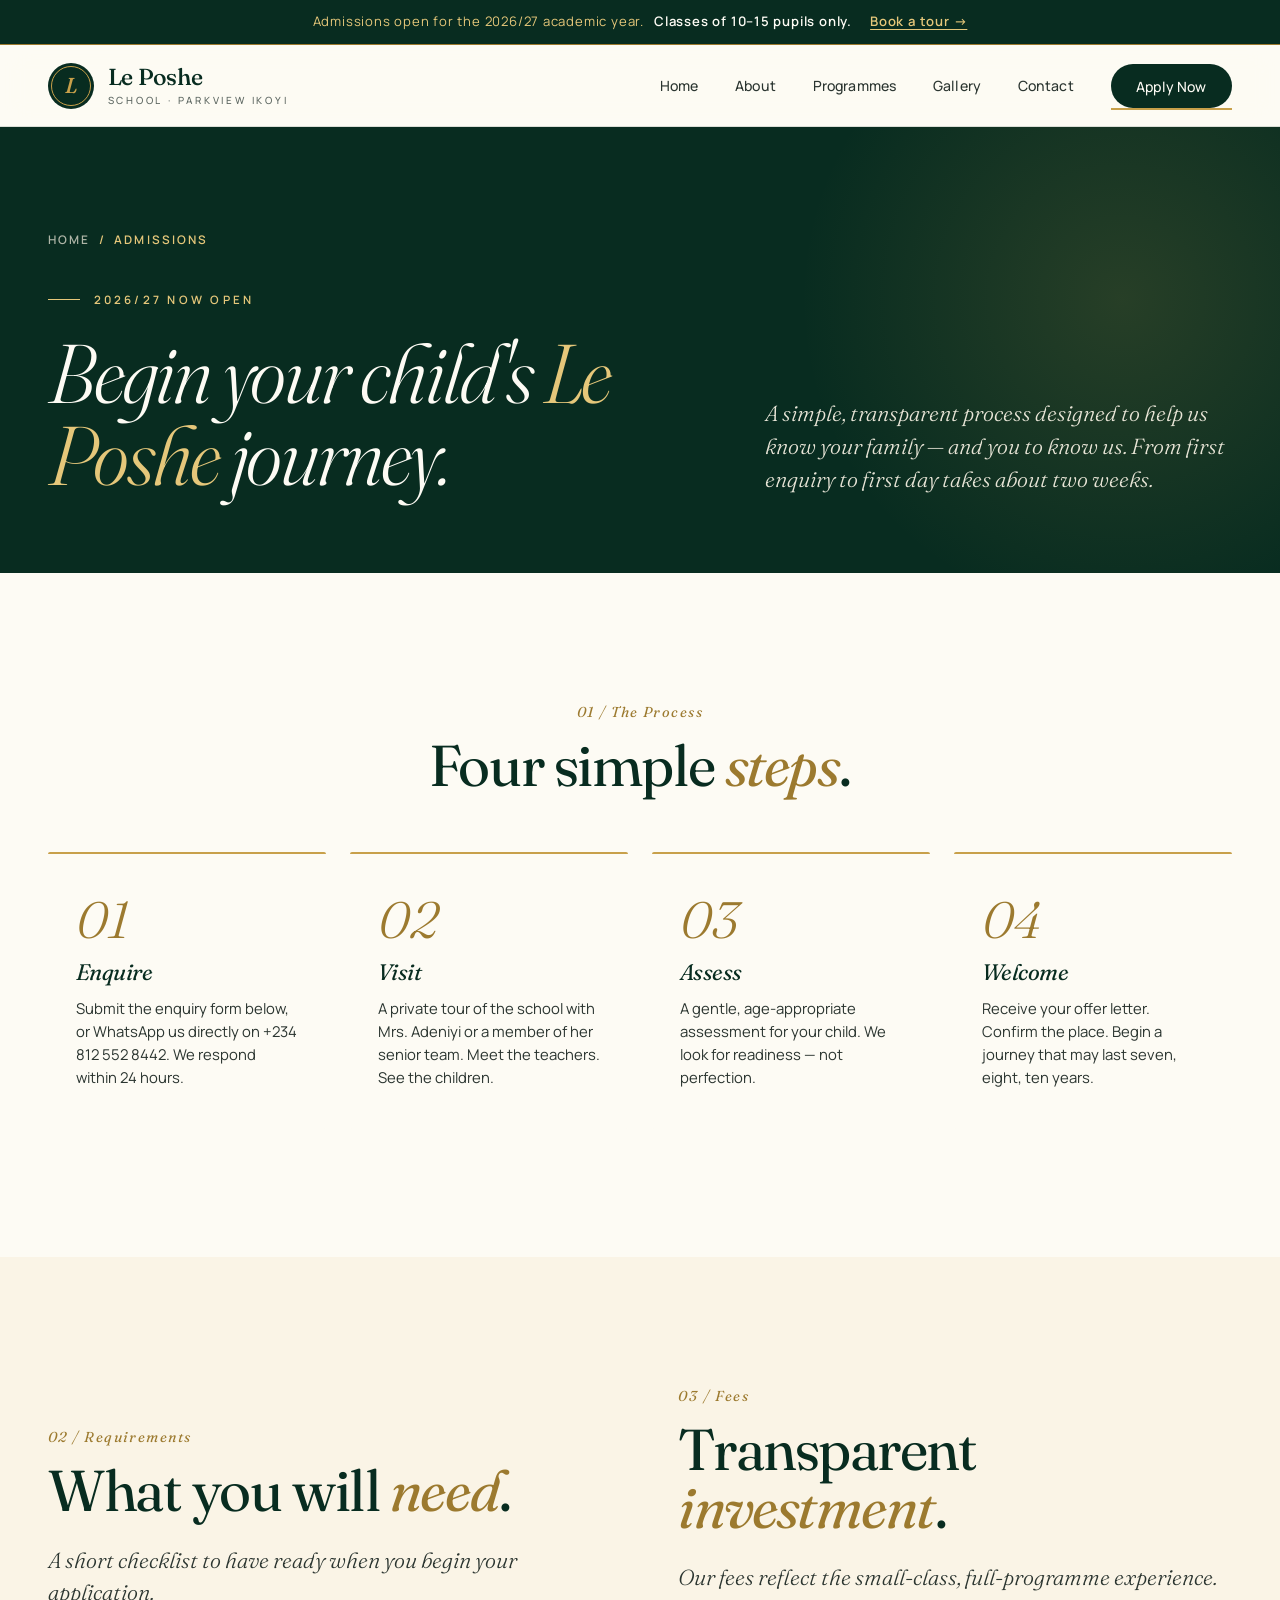
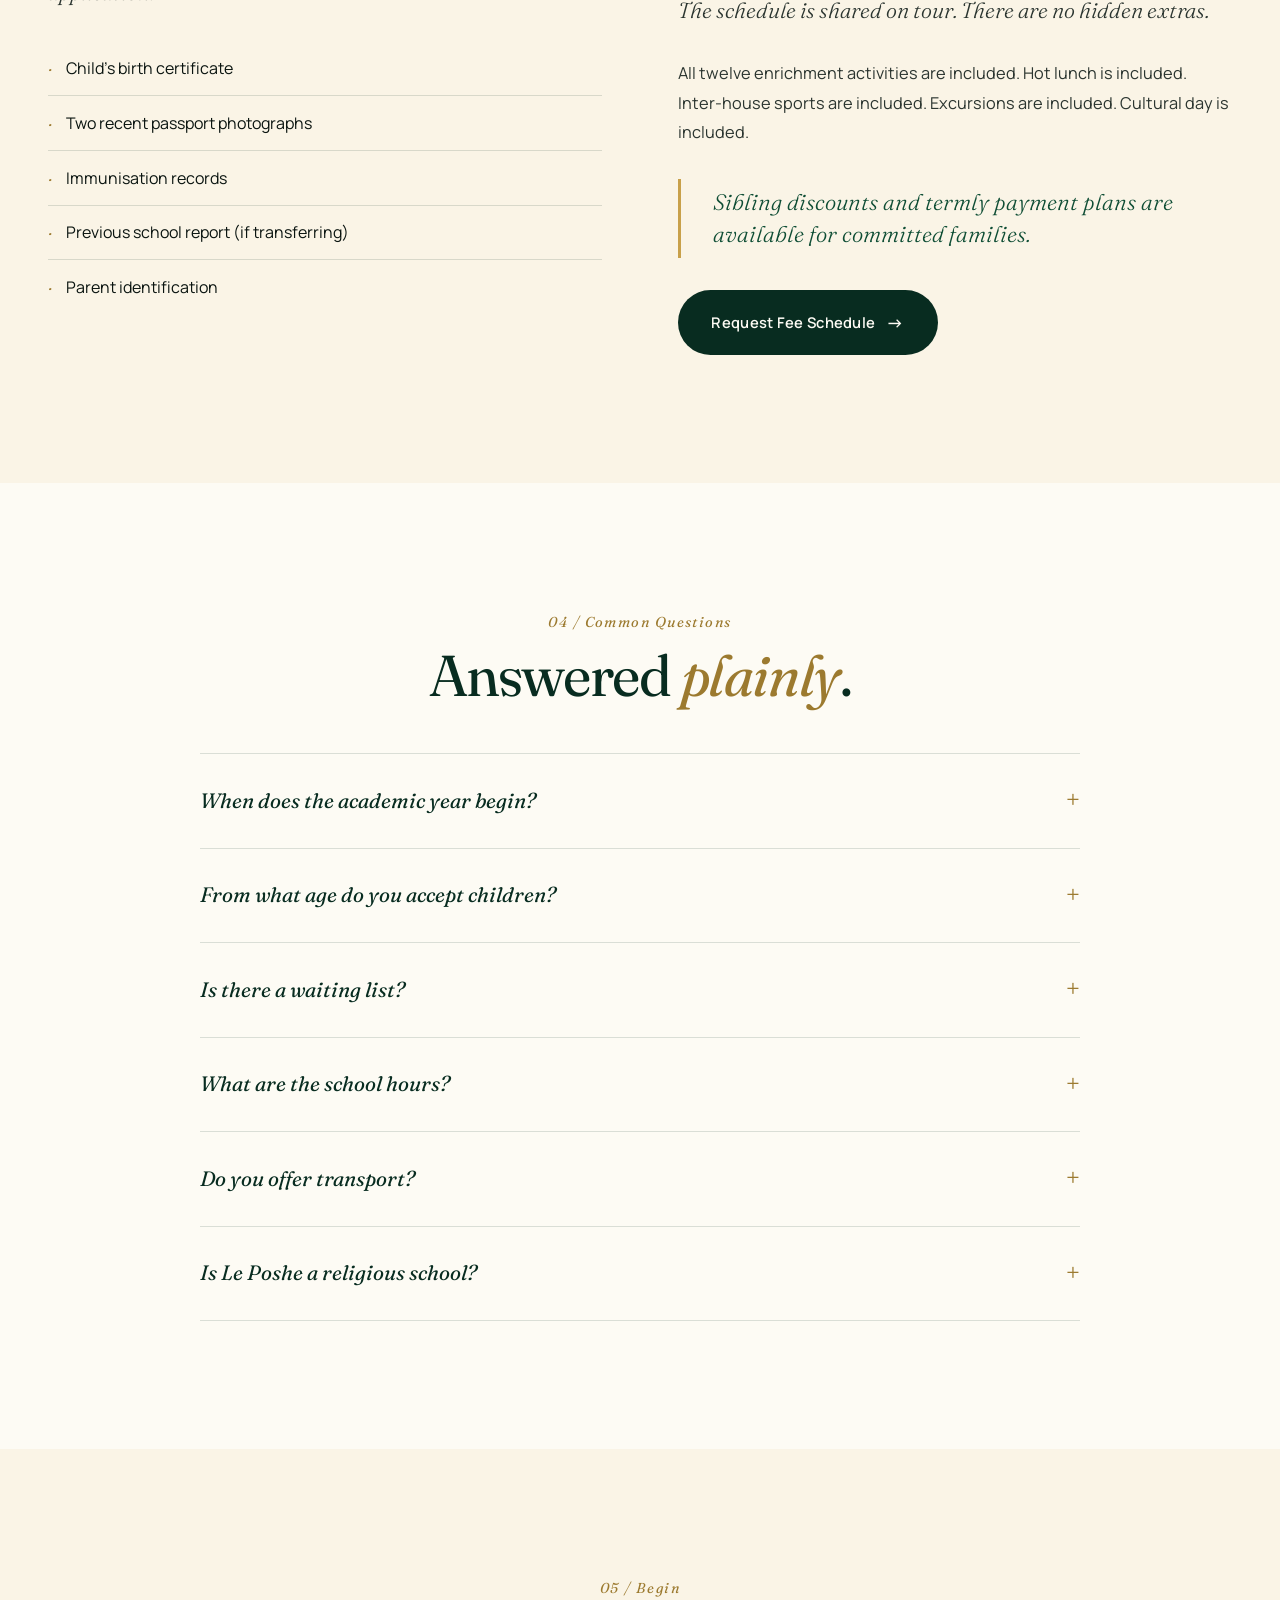
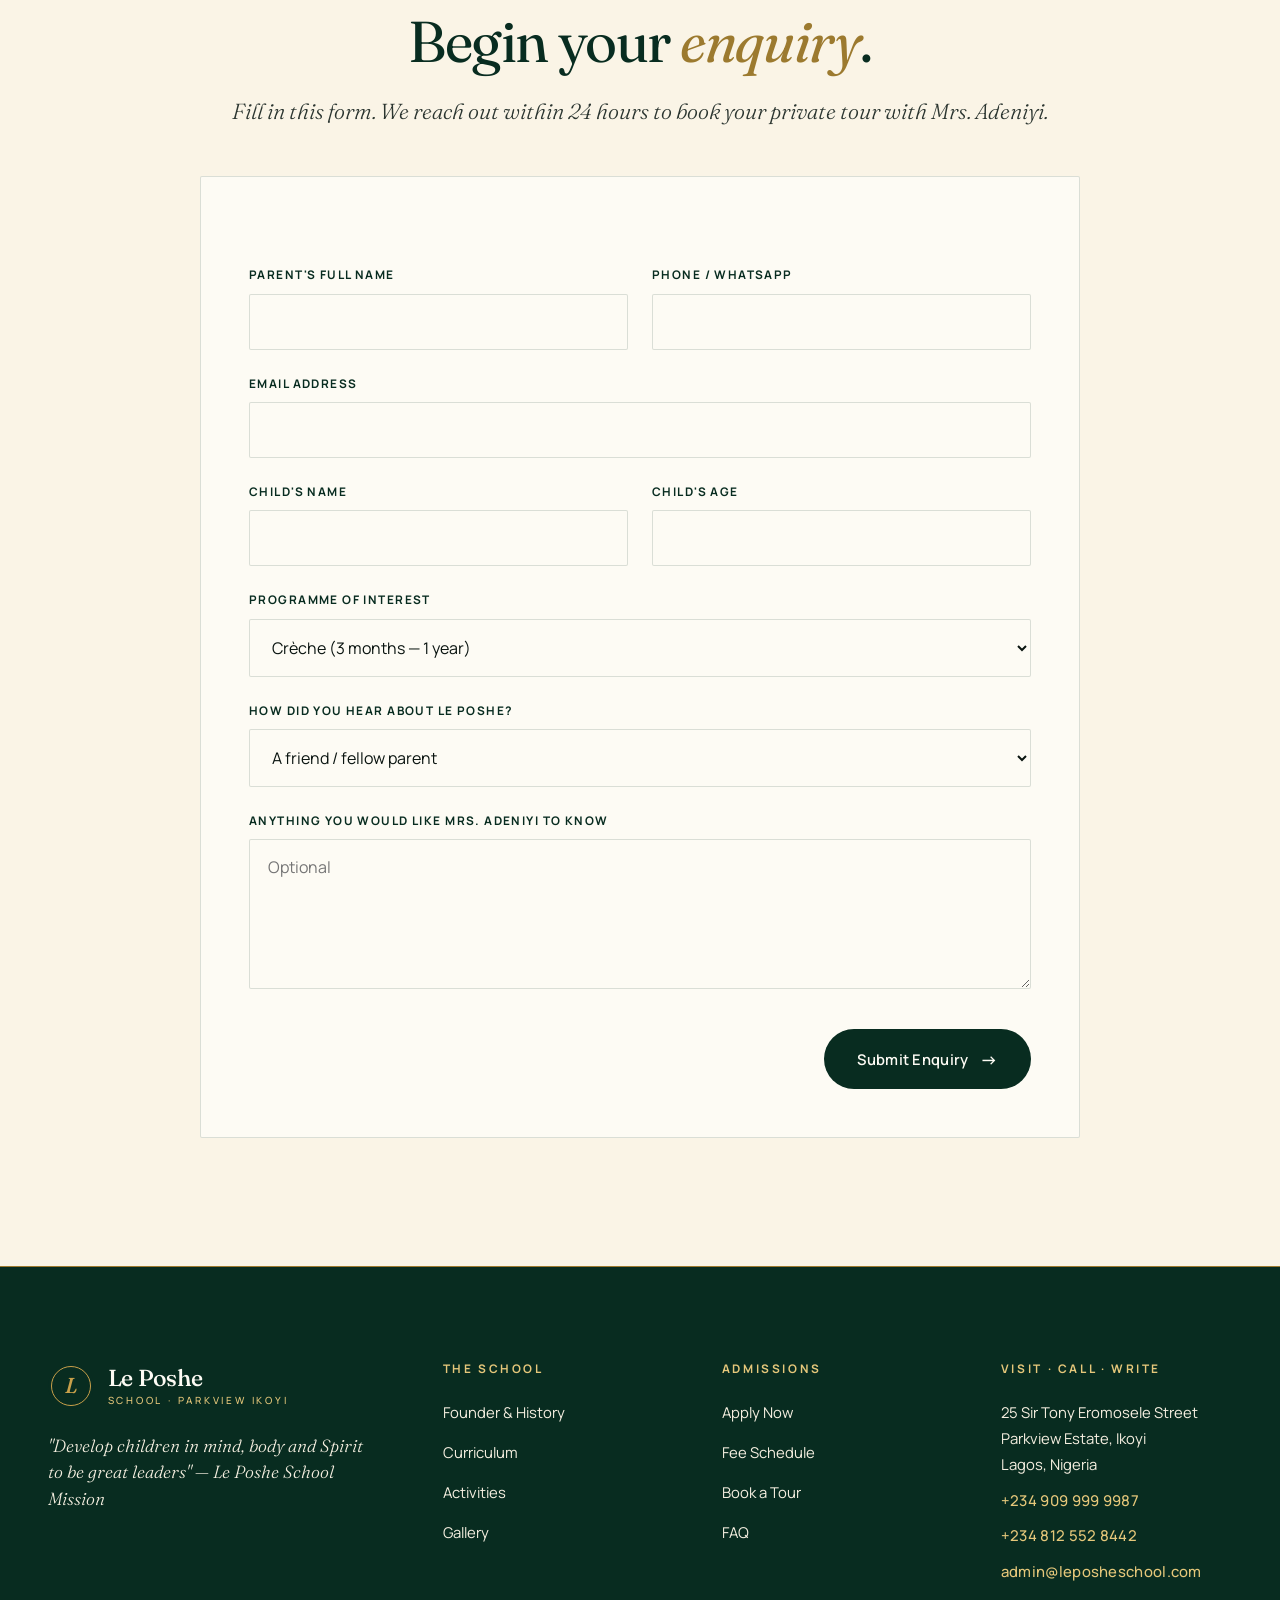
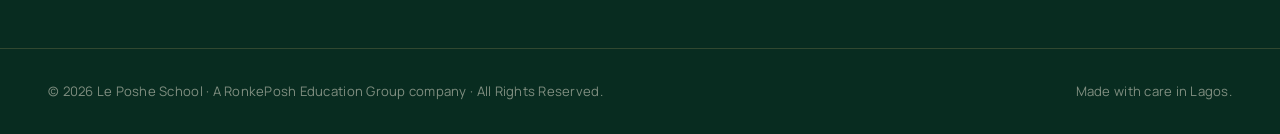
<file: admissions.html>
<!DOCTYPE html>
<html lang="en">
<head>
  <meta charset="UTF-8">
  <meta name="viewport" content="width=device-width, initial-scale=1.0">
  <title>Admissions 2026/27 — Le Poshe School Parkview Ikoyi</title>
  <meta name="description" content="Admissions to Le Poshe School. A four-step process. Classes capped at 15 pupils. Apply now for the 2026/27 academic year.">
  <link rel="preconnect" href="https://fonts.googleapis.com">
  <link rel="preconnect" href="https://fonts.gstatic.com" crossorigin>
  <link href="https://fonts.googleapis.com/css2?family=Fraunces:ital,opsz,wght@0,9..144,300..700;1,9..144,300..700&family=Manrope:wght@300;400;500;600;700;800&display=swap" rel="stylesheet">
  <link rel="stylesheet" href="css/style.css">
</head>
<body>

  <div class="announce-bar">
    Admissions open for the 2026/27 academic year. <strong>Classes of 10–15 pupils only.</strong> <a href="admissions.html">Book a tour →</a>
  </div>

  <nav class="nav">
    <div class="nav-inner">
      <a href="index.html" class="brand">
        <div class="brand-mark"><span>L</span></div>
        <div class="brand-text">
          <span class="brand-name">Le Poshe</span>
          <span class="brand-sub">School · Parkview Ikoyi</span>
        </div>
      </a>
      <button class="nav-toggle" aria-label="Menu">☰</button>
      <ul class="nav-links">
        <li><a href="index.html">Home</a></li>
        <li><a href="about.html">About</a></li>
        <li><a href="programs.html">Programmes</a></li>
        <li><a href="gallery.html">Gallery</a></li>
        <li><a href="contact.html">Contact</a></li>
        <li><a href="admissions.html" class="nav-cta active">Apply Now</a></li>
      </ul>
    </div>
  </nav>

  <header class="page-header">
    <div class="page-header-inner">
      <div>
        <div class="breadcrumb"><a href="index.html">Home</a> &nbsp;/&nbsp; <span>Admissions</span></div>
        <span class="eyebrow eyebrow-light">2026/27 Now Open</span>
        <h1>Begin your child's <em>Le Poshe</em> journey.</h1>
      </div>
      <p class="lede">A simple, transparent process designed to help us know your family — and you to know us. From first enquiry to first day takes about two weeks.</p>
    </div>
  </header>

  <!-- PROCESS -->
  <section class="section">
    <div class="container">
      <div style="text-align: center; max-width: 720px; margin: 0 auto;" class="reveal">
        <span class="section-num">01 / The Process</span>
        <h2 class="h-section">Four simple <em>steps</em>.</h2>
      </div>

      <div class="process">
        <div class="step reveal">
          <div class="step-num">01</div>
          <h3>Enquire</h3>
          <p>Submit the enquiry form below, or WhatsApp us directly on +234 812 552 8442. We respond within 24 hours.</p>
        </div>
        <div class="step reveal">
          <div class="step-num">02</div>
          <h3>Visit</h3>
          <p>A private tour of the school with Mrs. Adeniyi or a member of her senior team. Meet the teachers. See the children.</p>
        </div>
        <div class="step reveal">
          <div class="step-num">03</div>
          <h3>Assess</h3>
          <p>A gentle, age-appropriate assessment for your child. We look for readiness — not perfection.</p>
        </div>
        <div class="step reveal">
          <div class="step-num">04</div>
          <h3>Welcome</h3>
          <p>Receive your offer letter. Confirm the place. Begin a journey that may last seven, eight, ten years.</p>
        </div>
      </div>
    </div>
  </section>

  <!-- REQUIREMENTS & FEES -->
  <section class="section cream-bg" id="fees">
    <div class="container">
      <div class="split">
        <div class="split-text reveal">
          <span class="section-num">02 / Requirements</span>
          <h2 class="h-section">What you will <em>need</em>.</h2>
          <p class="lede" style="margin-bottom: 2rem;">A short checklist to have ready when you begin your application.</p>
          <ul style="list-style: none; padding: 0;">
            <li style="padding: 0.85rem 0; border-bottom: 1px solid var(--line); display: flex; align-items: center; gap: 0.85rem;"><span style="color: var(--gold-deep); font-family: var(--font-display); font-style: italic;">·</span> Child's birth certificate</li>
            <li style="padding: 0.85rem 0; border-bottom: 1px solid var(--line); display: flex; align-items: center; gap: 0.85rem;"><span style="color: var(--gold-deep); font-family: var(--font-display); font-style: italic;">·</span> Two recent passport photographs</li>
            <li style="padding: 0.85rem 0; border-bottom: 1px solid var(--line); display: flex; align-items: center; gap: 0.85rem;"><span style="color: var(--gold-deep); font-family: var(--font-display); font-style: italic;">·</span> Immunisation records</li>
            <li style="padding: 0.85rem 0; border-bottom: 1px solid var(--line); display: flex; align-items: center; gap: 0.85rem;"><span style="color: var(--gold-deep); font-family: var(--font-display); font-style: italic;">·</span> Previous school report (if transferring)</li>
            <li style="padding: 0.85rem 0; display: flex; align-items: center; gap: 0.85rem;"><span style="color: var(--gold-deep); font-family: var(--font-display); font-style: italic;">·</span> Parent identification</li>
          </ul>
        </div>
        <div class="split-text reveal">
          <span class="section-num">03 / Fees</span>
          <h2 class="h-section">Transparent <em>investment</em>.</h2>
          <p class="lede" style="margin-bottom: 2rem;">Our fees reflect the small-class, full-programme experience. The schedule is shared on tour. There are no hidden extras.</p>
          <p style="color: var(--ink-soft); line-height: 1.8; font-size: 1.02rem; margin-bottom: 1.5rem;">All twelve enrichment activities are included. Hot lunch is included. Inter-house sports are included. Excursions are included. Cultural day is included.</p>
          <p class="quote-block">Sibling discounts and termly payment plans are available for committed families.</p>
          <a href="#enquire" class="btn btn-primary btn-arrow">Request Fee Schedule</a>
        </div>
      </div>
    </div>
  </section>

  <!-- FAQ -->
  <section class="section" id="faq">
    <div class="container">
      <div style="text-align: center; max-width: 720px; margin: 0 auto;" class="reveal">
        <span class="section-num">04 / Common Questions</span>
        <h2 class="h-section">Answered <em>plainly</em>.</h2>
      </div>
      <div class="faq">
        <details class="faq-item reveal">
          <summary class="faq-q">When does the academic year begin?</summary>
          <div class="faq-a">Our year follows the standard Nigerian calendar. First term begins in September, second term in January, third term after Easter. New pupils may join at the start of any term, subject to place availability.</div>
        </details>
        <details class="faq-item reveal">
          <summary class="faq-q">From what age do you accept children?</summary>
          <div class="faq-a">From three months old, in our Crèche. We then continue with Playgroup, Pre-Nursery, Nursery, Reception, and Primary 1 through Primary 5.</div>
        </details>
        <details class="faq-item reveal">
          <summary class="faq-q">Is there a waiting list?</summary>
          <div class="faq-a">Yes. Because we cap classes at 10–15 pupils, we maintain a waiting list for most year groups. Early application is strongly encouraged — especially for the most sought-after age groups.</div>
        </details>
        <details class="faq-item reveal">
          <summary class="faq-q">What are the school hours?</summary>
          <div class="faq-a">Academic hours run 08:00 to 14:00, Monday to Friday. Extended care is available until 18:00 for working parents, including Homework Club and supervised play.</div>
        </details>
        <details class="faq-item reveal">
          <summary class="faq-q">Do you offer transport?</summary>
          <div class="faq-a">We do not operate our own buses, but we maintain a list of vetted private transport providers used by our parent community in Ikoyi, Lekki, and Victoria Island. We are happy to share this on enrolment.</div>
        </details>
        <details class="faq-item reveal">
          <summary class="faq-q">Is Le Poshe a religious school?</summary>
          <div class="faq-a">Le Poshe is rooted in Christian values — they form one of our four core values, alongside passion, integrity, and leadership. We welcome children of all backgrounds. The spirit of the school is one of openness, kindness, and respect.</div>
        </details>
      </div>
    </div>
  </section>

  <!-- ENQUIRY FORM -->
  <section class="section cream-bg" id="enquire">
    <div class="container">
      <div style="max-width: 880px; margin: 0 auto;">
        <div style="text-align: center; margin-bottom: 3rem;" class="reveal">
          <span class="section-num">05 / Begin</span>
          <h2 class="h-section">Begin your <em>enquiry</em>.</h2>
          <p class="lede">Fill in this form. We reach out within 24 hours to book your private tour with Mrs. Adeniyi.</p>
        </div>
        <form class="contact-form reveal" style="background: var(--paper); padding: 3rem; border-radius: var(--radius); border: 1px solid var(--line);">
          <div class="form-grid">
            <div class="form-field">
              <label>Parent's Full Name</label>
              <input type="text" required>
            </div>
            <div class="form-field">
              <label>Phone / WhatsApp</label>
              <input type="tel" required>
            </div>
            <div class="form-field full">
              <label>Email Address</label>
              <input type="email" required>
            </div>
            <div class="form-field">
              <label>Child's Name</label>
              <input type="text" required>
            </div>
            <div class="form-field">
              <label>Child's Age</label>
              <input type="text" required>
            </div>
            <div class="form-field full">
              <label>Programme of Interest</label>
              <select>
                <option>Crèche (3 months — 1 year)</option>
                <option>Playgroup (1 — 2 years)</option>
                <option>Pre-Nursery (2 — 3 years)</option>
                <option>Nursery (3 — 4 years)</option>
                <option>Reception (4 — 5 years)</option>
                <option>Primary 1 — Primary 5</option>
              </select>
            </div>
            <div class="form-field full">
              <label>How did you hear about Le Poshe?</label>
              <select>
                <option>A friend / fellow parent</option>
                <option>Google search</option>
                <option>Instagram / Facebook</option>
                <option>RonkePosh / Parent Right</option>
                <option>Other</option>
              </select>
            </div>
            <div class="form-field full">
              <label>Anything you would like Mrs. Adeniyi to know</label>
              <textarea rows="4" placeholder="Optional"></textarea>
            </div>
          </div>
          <div style="margin-top: 2.5rem; display: flex; justify-content: flex-end;">
            <button type="submit" class="btn btn-primary btn-arrow">Submit Enquiry</button>
          </div>
        </form>
      </div>
    </div>
  </section>

  <footer>
    <div class="footer-grid">
      <div class="footer-brand">
        <a href="index.html" class="brand">
          <div class="brand-mark"><span>L</span></div>
          <div class="brand-text">
            <span class="brand-name">Le Poshe</span>
            <span class="brand-sub">School · Parkview Ikoyi</span>
          </div>
        </a>
        <p class="footer-tag">"Develop children in mind, body and Spirit to be great leaders" — Le Poshe School Mission</p>
      </div>
      <div>
        <h4>The School</h4>
        <ul class="footer-links">
          <li><a href="about.html">Founder &amp; History</a></li>
          <li><a href="programs.html">Curriculum</a></li>
          <li><a href="programs.html#activities">Activities</a></li>
          <li><a href="gallery.html">Gallery</a></li>
        </ul>
      </div>
      <div>
        <h4>Admissions</h4>
        <ul class="footer-links">
          <li><a href="admissions.html">Apply Now</a></li>
          <li><a href="admissions.html#fees">Fee Schedule</a></li>
          <li><a href="contact.html">Book a Tour</a></li>
          <li><a href="admissions.html#faq">FAQ</a></li>
        </ul>
      </div>
      <div>
        <h4>Visit · Call · Write</h4>
        <p class="footer-contact">
          25 Sir Tony Eromosele Street<br>
          Parkview Estate, Ikoyi<br>
          Lagos, Nigeria<br>
          <strong>+234 909 999 9987</strong>
          <strong>+234 812 552 8442</strong>
          <strong>admin@leposheschool.com</strong>
        </p>
      </div>
    </div>
    <div class="footer-bottom">
      <div>© 2026 Le Poshe School · A RonkePosh Education Group company · All Rights Reserved.</div>
      <div>Made with care in Lagos.</div>
    </div>
  </footer>

  <a href="admissions.html" class="float-cta">
    <div class="float-cta-icon">→</div>
    Apply Now
  </a>

  <script src="js/main.js"></script>
</body>
</html>
</file>
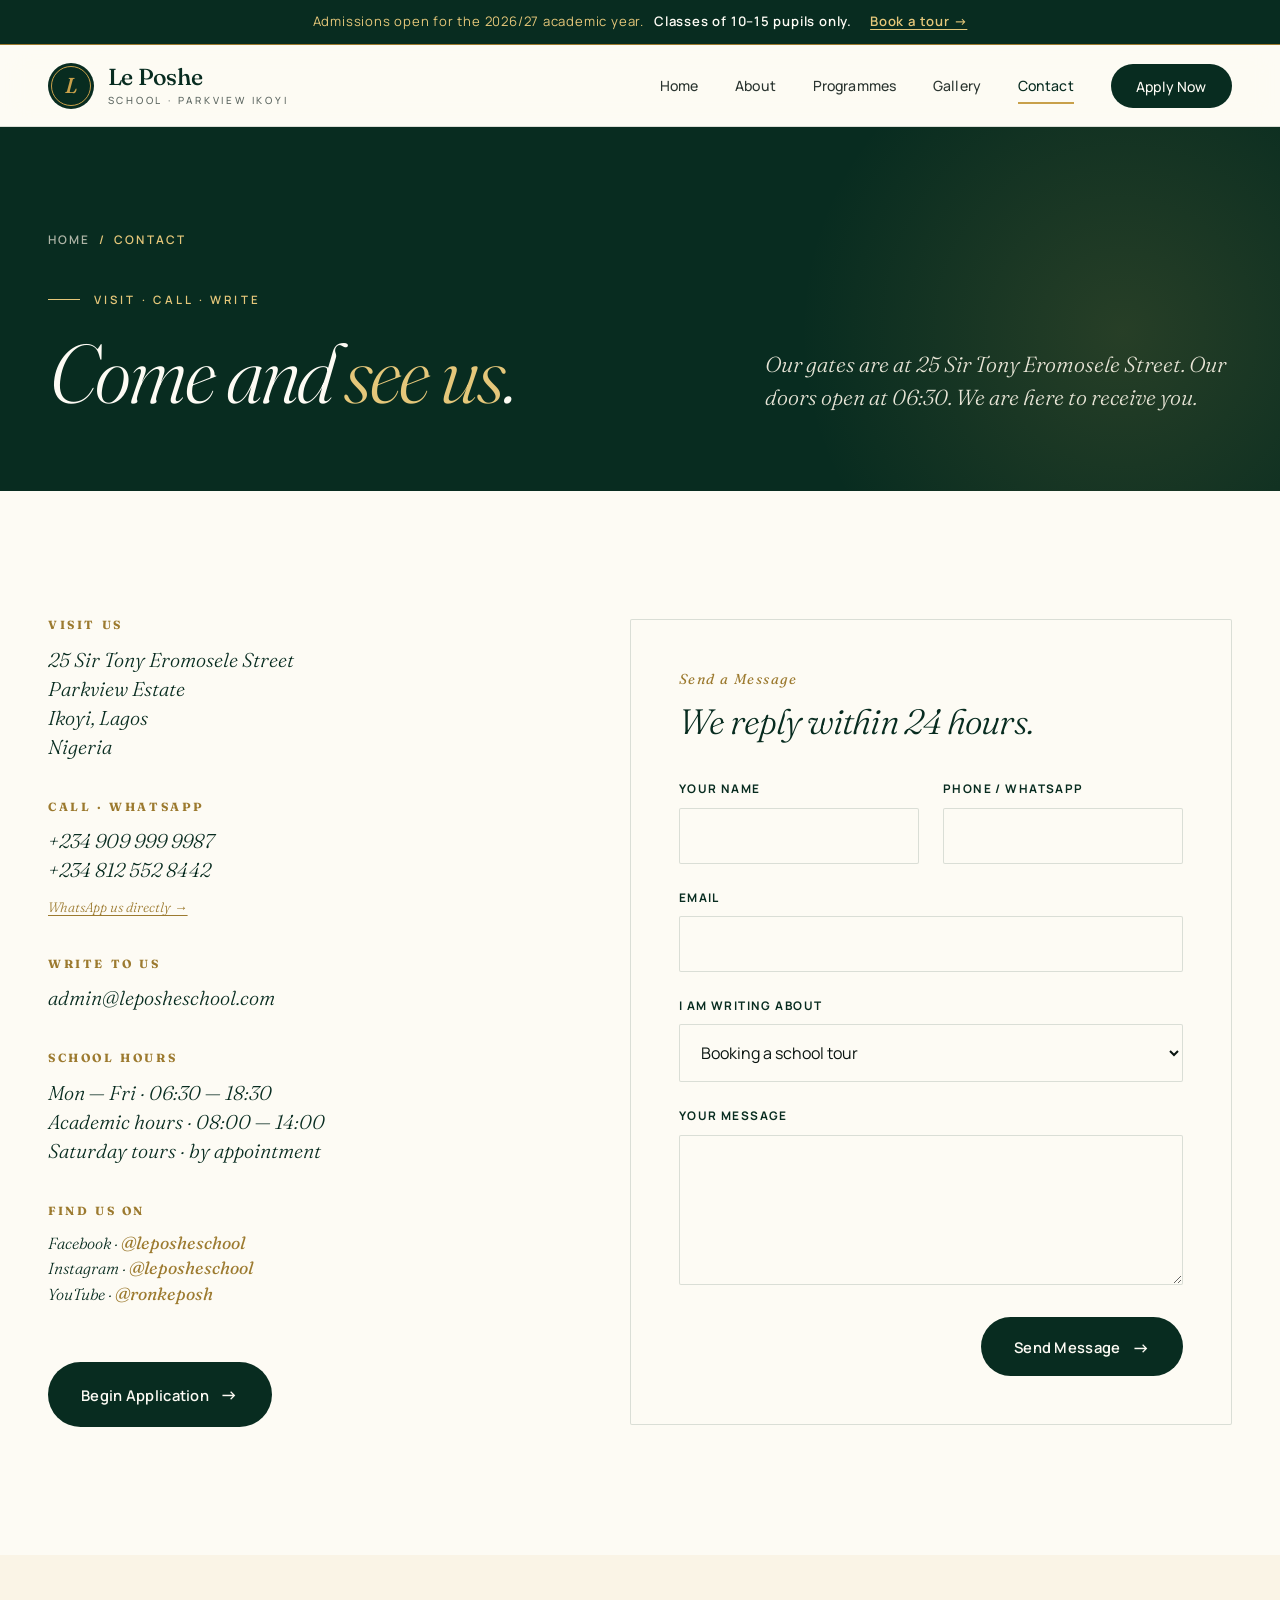
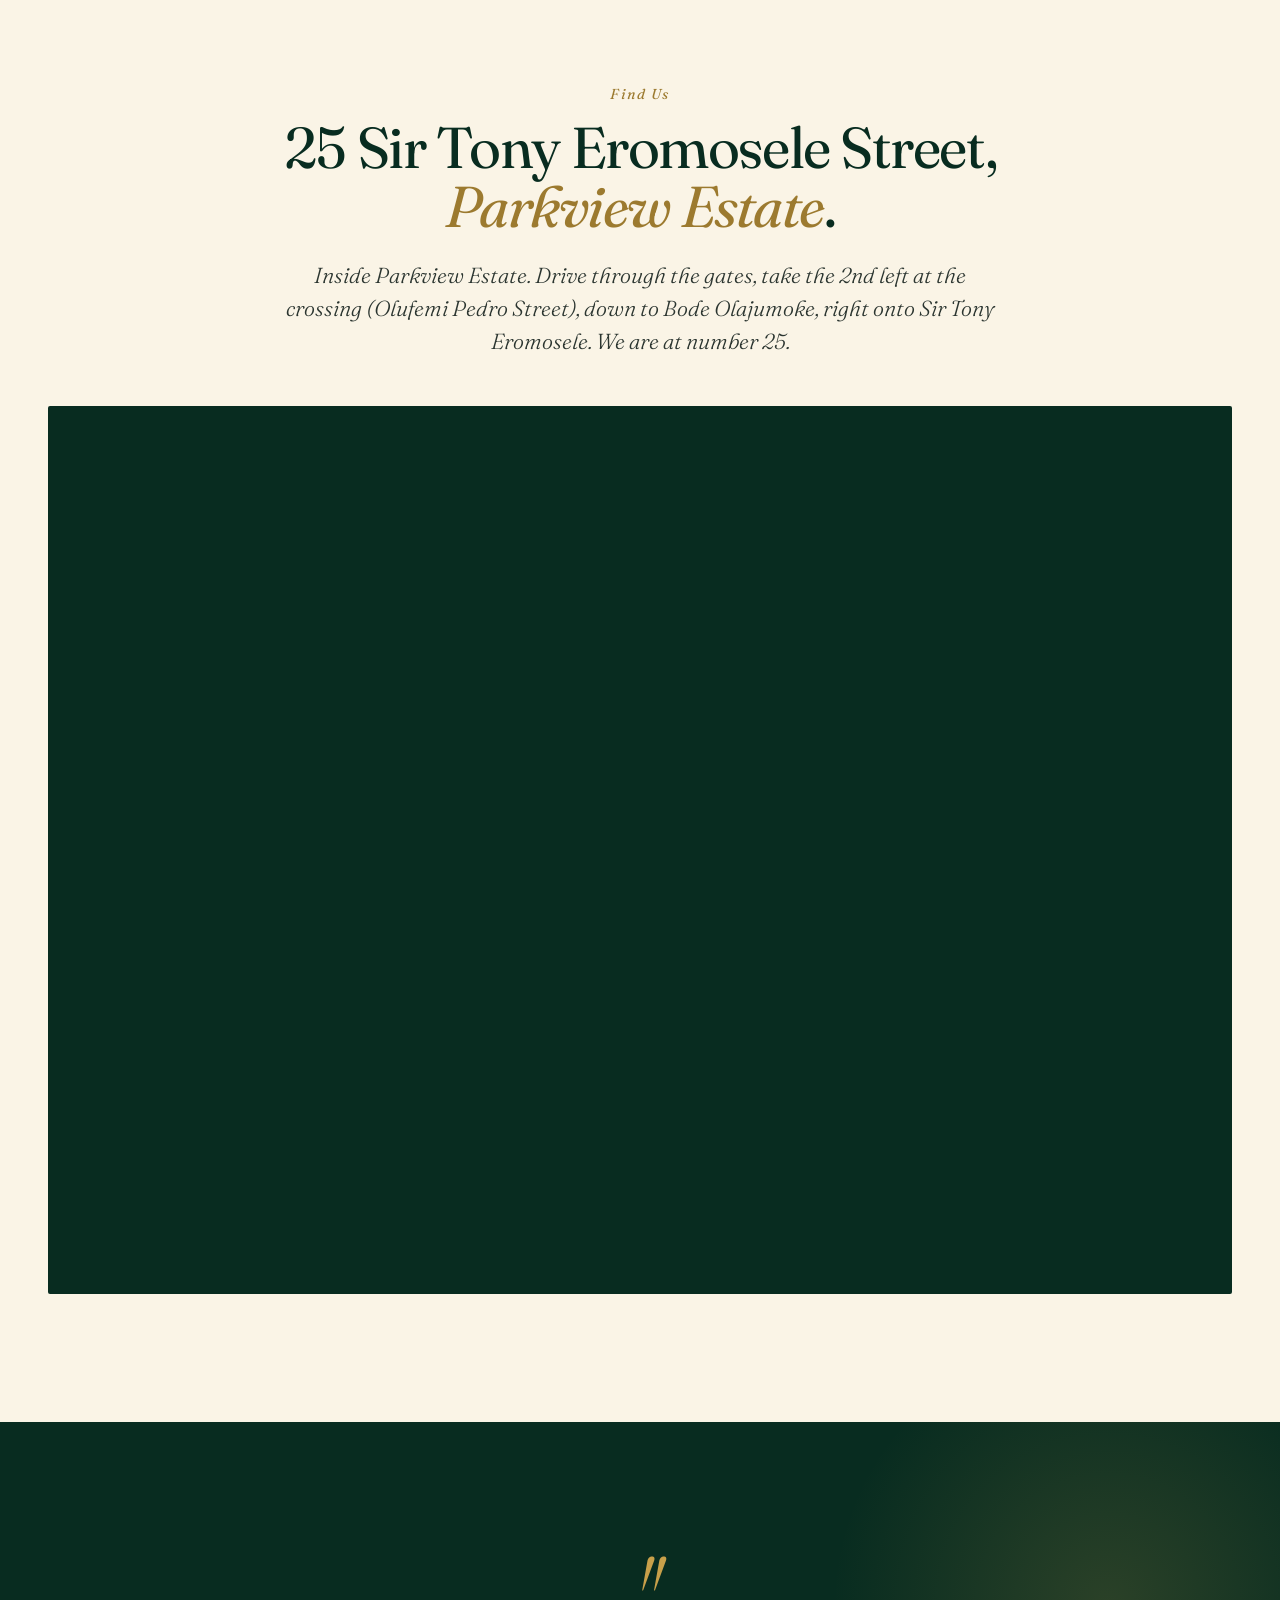
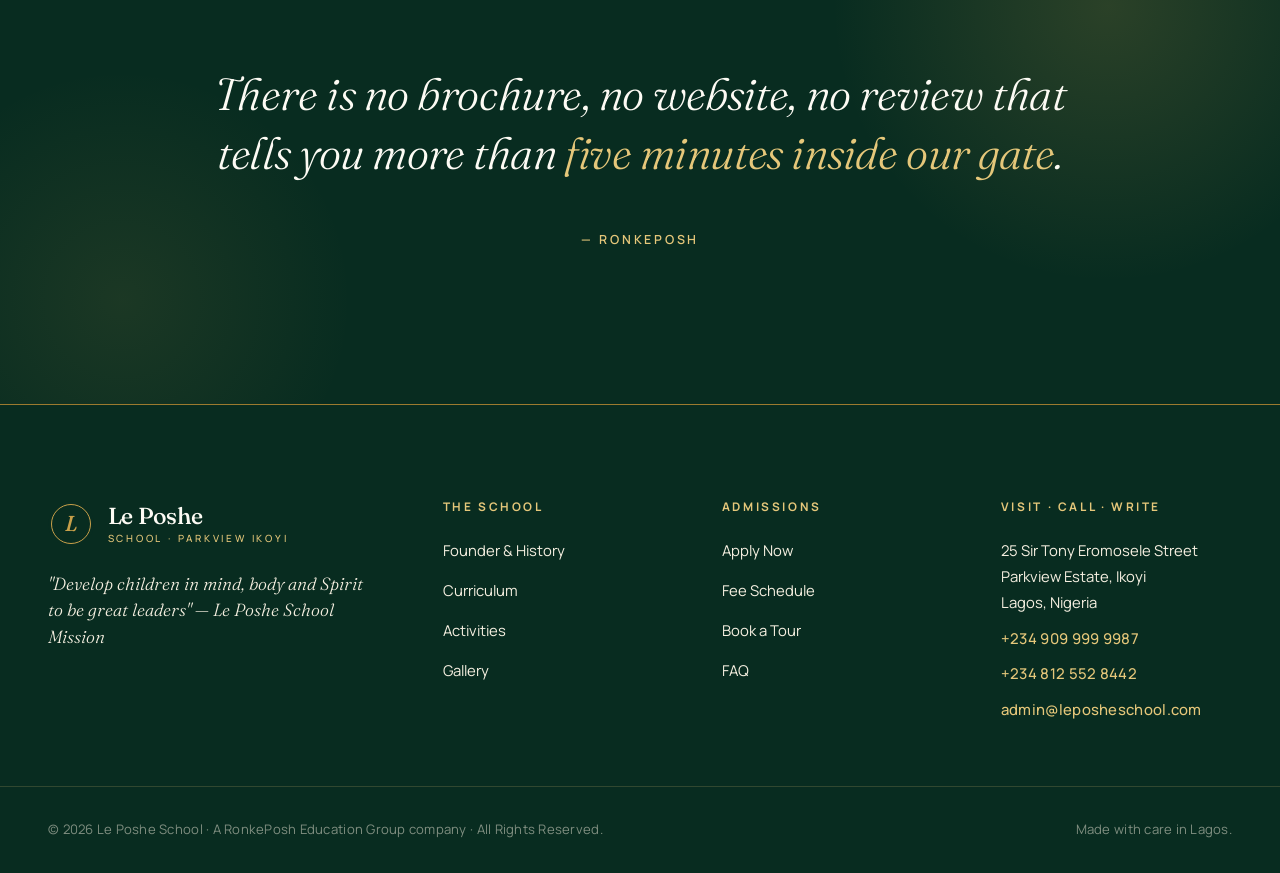
<file: contact.html>
<!DOCTYPE html>
<html lang="en">
<head>
  <meta charset="UTF-8">
  <meta name="viewport" content="width=device-width, initial-scale=1.0">
  <title>Contact &amp; Visit — Le Poshe School Parkview Ikoyi Lagos</title>
  <meta name="description" content="25 Sir Tony Eromosele Street, Parkview Estate, Ikoyi, Lagos. Call +234 909 999 9987. Email admin@leposheschool.com. Book a private school tour.">
  <link rel="preconnect" href="https://fonts.googleapis.com">
  <link rel="preconnect" href="https://fonts.gstatic.com" crossorigin>
  <link href="https://fonts.googleapis.com/css2?family=Fraunces:ital,opsz,wght@0,9..144,300..700;1,9..144,300..700&family=Manrope:wght@300;400;500;600;700;800&display=swap" rel="stylesheet">
  <link rel="stylesheet" href="css/style.css">
</head>
<body>

  <div class="announce-bar">
    Admissions open for the 2026/27 academic year. <strong>Classes of 10–15 pupils only.</strong> <a href="admissions.html">Book a tour →</a>
  </div>

  <nav class="nav">
    <div class="nav-inner">
      <a href="index.html" class="brand">
        <div class="brand-mark"><span>L</span></div>
        <div class="brand-text">
          <span class="brand-name">Le Poshe</span>
          <span class="brand-sub">School · Parkview Ikoyi</span>
        </div>
      </a>
      <button class="nav-toggle" aria-label="Menu">☰</button>
      <ul class="nav-links">
        <li><a href="index.html">Home</a></li>
        <li><a href="about.html">About</a></li>
        <li><a href="programs.html">Programmes</a></li>
        <li><a href="gallery.html">Gallery</a></li>
        <li><a href="contact.html" class="active">Contact</a></li>
        <li><a href="admissions.html" class="nav-cta">Apply Now</a></li>
      </ul>
    </div>
  </nav>

  <header class="page-header">
    <div class="page-header-inner">
      <div>
        <div class="breadcrumb"><a href="index.html">Home</a> &nbsp;/&nbsp; <span>Contact</span></div>
        <span class="eyebrow eyebrow-light">Visit · Call · Write</span>
        <h1>Come and <em>see us</em>.</h1>
      </div>
      <p class="lede">Our gates are at 25 Sir Tony Eromosele Street. Our doors open at 06:30. We are here to receive you.</p>
    </div>
  </header>

  <section class="section">
    <div class="container">
      <div class="contact-grid">
        <div class="reveal">
          <div class="info-block">
            <h4>Visit Us</h4>
            <p>25 Sir Tony Eromosele Street<br>Parkview Estate<br>Ikoyi, Lagos<br>Nigeria</p>
          </div>
          <div class="info-block">
            <h4>Call · WhatsApp</h4>
            <p>+234 909 999 9987<br>+234 812 552 8442</p>
            <p style="font-size: 0.85rem; margin-top: 0.85rem; color: var(--ink-mute);"><a href="https://wa.link/yi0f0a" style="color: var(--gold-deep); text-decoration: underline; text-underline-offset: 3px;">WhatsApp us directly →</a></p>
          </div>
          <div class="info-block">
            <h4>Write To Us</h4>
            <p>admin@leposheschool.com</p>
          </div>
          <div class="info-block" id="hours">
            <h4>School Hours</h4>
            <p>Mon — Fri · 06:30 — 18:30<br>Academic hours · 08:00 — 14:00<br>Saturday tours · by appointment</p>
          </div>
          <div class="info-block">
            <h4>Find Us On</h4>
            <p style="font-size: 1rem;">
              Facebook · <strong style="font-family: var(--font-display); font-style: italic; font-size: 1.1rem; font-weight: 400; color: var(--gold-deep); display: inline;">@leposheschool</strong><br>
              Instagram · <strong style="font-family: var(--font-display); font-style: italic; font-size: 1.1rem; font-weight: 400; color: var(--gold-deep); display: inline;">@leposheschool</strong><br>
              YouTube · <strong style="font-family: var(--font-display); font-style: italic; font-size: 1.1rem; font-weight: 400; color: var(--gold-deep); display: inline;">@ronkeposh</strong>
            </p>
          </div>
          <a href="admissions.html" class="btn btn-primary btn-arrow" style="margin-top: 1rem;">Begin Application</a>
        </div>

        <div class="reveal">
          <form class="contact-form" style="background: var(--paper); padding: 3rem; border-radius: var(--radius); border: 1px solid var(--line);">
            <span class="section-num">Send a Message</span>
            <h2 style="font-size: 2.2rem; font-style: italic; font-weight: 300; margin-bottom: 1rem;">We <em>reply within 24 hours</em>.</h2>
            <div class="form-grid">
              <div class="form-field">
                <label>Your Name</label>
                <input type="text" required>
              </div>
              <div class="form-field">
                <label>Phone / WhatsApp</label>
                <input type="tel">
              </div>
              <div class="form-field full">
                <label>Email</label>
                <input type="email" required>
              </div>
              <div class="form-field full">
                <label>I am writing about</label>
                <select>
                  <option>Booking a school tour</option>
                  <option>Admissions enquiry</option>
                  <option>Fee schedule request</option>
                  <option>Career opportunity</option>
                  <option>Press / media</option>
                  <option>RonkePosh / Parent Right</option>
                  <option>Something else</option>
                </select>
              </div>
              <div class="form-field full">
                <label>Your Message</label>
                <textarea rows="5" required></textarea>
              </div>
            </div>
            <div style="margin-top: 2rem; display: flex; justify-content: flex-end;">
              <button type="submit" class="btn btn-primary btn-arrow">Send Message</button>
            </div>
          </form>
        </div>
      </div>
    </div>
  </section>

  <section class="section cream-bg">
    <div class="container">
      <div style="text-align: center; max-width: 720px; margin: 0 auto 3rem;" class="reveal">
        <span class="section-num">Find Us</span>
        <h2 class="h-section">25 Sir Tony Eromosele Street, <em>Parkview Estate</em>.</h2>
        <p class="lede">Inside Parkview Estate. Drive through the gates, take the 2nd left at the crossing (Olufemi Pedro Street), down to Bode Olajumoke, right onto Sir Tony Eromosele. We are at number 25.</p>
      </div>
      <div class="map-embed reveal">
        <iframe src="https://www.google.com/maps?q=25+Sir+Tony+Eromosele+Street+Parkview+Estate+Ikoyi+Lagos&output=embed" allowfullscreen loading="lazy"></iframe>
      </div>
    </div>
  </section>

  <section class="philosophy">
    <div class="philosophy-inner">
      <div class="reveal">
        <div class="philosophy-mark">"</div>
        <p class="philosophy-quote">There is no brochure, no website, no review that tells you more than <em>five minutes inside our gate</em>.</p>
        <div class="philosophy-author">— RonkePosh</div>
      </div>
    </div>
  </section>

  <footer>
    <div class="footer-grid">
      <div class="footer-brand">
        <a href="index.html" class="brand">
          <div class="brand-mark"><span>L</span></div>
          <div class="brand-text">
            <span class="brand-name">Le Poshe</span>
            <span class="brand-sub">School · Parkview Ikoyi</span>
          </div>
        </a>
        <p class="footer-tag">"Develop children in mind, body and Spirit to be great leaders" — Le Poshe School Mission</p>
      </div>
      <div>
        <h4>The School</h4>
        <ul class="footer-links">
          <li><a href="about.html">Founder &amp; History</a></li>
          <li><a href="programs.html">Curriculum</a></li>
          <li><a href="programs.html#activities">Activities</a></li>
          <li><a href="gallery.html">Gallery</a></li>
        </ul>
      </div>
      <div>
        <h4>Admissions</h4>
        <ul class="footer-links">
          <li><a href="admissions.html">Apply Now</a></li>
          <li><a href="admissions.html#fees">Fee Schedule</a></li>
          <li><a href="contact.html">Book a Tour</a></li>
          <li><a href="admissions.html#faq">FAQ</a></li>
        </ul>
      </div>
      <div>
        <h4>Visit · Call · Write</h4>
        <p class="footer-contact">
          25 Sir Tony Eromosele Street<br>
          Parkview Estate, Ikoyi<br>
          Lagos, Nigeria<br>
          <strong>+234 909 999 9987</strong>
          <strong>+234 812 552 8442</strong>
          <strong>admin@leposheschool.com</strong>
        </p>
      </div>
    </div>
    <div class="footer-bottom">
      <div>© 2026 Le Poshe School · A RonkePosh Education Group company · All Rights Reserved.</div>
      <div>Made with care in Lagos.</div>
    </div>
  </footer>

  <a href="admissions.html" class="float-cta">
    <div class="float-cta-icon">→</div>
    Apply Now
  </a>

  <script src="js/main.js"></script>
</body>
</html>
</file>
<file: css/style.css>
/* ============================================
   LE POSHE SCHOOL — V2 DESIGN SYSTEM
   Emerald + Gold · Luxury Heritage
   ============================================ */

:root {
  /* Color system */
  --emerald-deep: #082C20;
  --emerald: #0E4D34;
  --emerald-mid: #145A3E;
  --emerald-light: #1A6D49;
  --gold: #C8A04A;
  --gold-bright: #E5C77A;
  --gold-deep: #9C7A2F;
  --gold-soft: #D9BB6F;
  --cream: #F5EFE0;
  --cream-warm: #FAF4E6;
  --ivory: #FBF7EC;
  --paper: #FDFBF4;
  --ink: #0A1410;
  --ink-soft: #2B3530;
  --ink-mute: #5C6660;
  --line: rgba(8, 44, 32, 0.14);
  --line-light: rgba(8, 44, 32, 0.07);
  --line-dark: rgba(229, 199, 122, 0.18);

  /* Typography */
  --font-display: 'Fraunces', 'Cormorant Garamond', Georgia, serif;
  --font-body: 'Manrope', -apple-system, BlinkMacSystemFont, sans-serif;

  /* Layout */
  --max-w: 1320px;
  --gutter: clamp(1.25rem, 4vw, 3rem);
  --radius: 2px;
}

* { box-sizing: border-box; margin: 0; padding: 0; }

html { scroll-behavior: smooth; }

body {
  font-family: var(--font-body);
  font-weight: 400;
  color: var(--ink);
  background: var(--paper);
  line-height: 1.65;
  -webkit-font-smoothing: antialiased;
  text-rendering: optimizeLegibility;
  overflow-x: hidden;
}

img { max-width: 100%; height: auto; display: block; }
a { color: inherit; text-decoration: none; }

::selection { background: var(--gold); color: var(--emerald-deep); }

/* ============================================
   TYPOGRAPHY
   ============================================ */
h1, h2, h3, h4, h5 {
  font-family: var(--font-display);
  font-weight: 400;
  line-height: 1;
  letter-spacing: -0.025em;
  color: var(--emerald-deep);
}

.eyebrow {
  font-family: var(--font-body);
  font-size: 0.72rem;
  font-weight: 600;
  letter-spacing: 0.28em;
  text-transform: uppercase;
  color: var(--gold-deep);
  display: inline-flex;
  align-items: center;
  gap: 0.85rem;
  margin-bottom: 1.5rem;
}

.eyebrow::before {
  content: "";
  width: 32px;
  height: 1px;
  background: var(--gold);
  display: inline-block;
}

.eyebrow.eyebrow-light { color: var(--gold-bright); }
.eyebrow.eyebrow-light::before { background: var(--gold-bright); }

.h-mega {
  font-size: clamp(3.2rem, 9vw, 7.5rem);
  font-style: italic;
  font-weight: 300;
  line-height: 0.95;
  letter-spacing: -0.035em;
}

.h-display {
  font-size: clamp(2.8rem, 6.5vw, 5.5rem);
  font-style: italic;
  font-weight: 300;
  line-height: 1;
}

.h-section {
  font-size: clamp(2.2rem, 4.5vw, 4rem);
  line-height: 1.02;
  margin-bottom: 1.5rem;
}

.h-section em,
.h-display em,
.h-mega em { font-style: italic; color: var(--gold-deep); }

.dark-bg em { color: var(--gold-bright); }

.lede {
  font-family: var(--font-display);
  font-size: clamp(1.15rem, 1.7vw, 1.45rem);
  line-height: 1.5;
  color: var(--ink-soft);
  font-weight: 300;
  font-style: italic;
}

.lede em { color: var(--gold-deep); font-style: normal; font-weight: 400; }

.dark-bg .lede { color: var(--cream-warm); }
.dark-bg .lede em { color: var(--gold-bright); }

.section-num {
  font-family: var(--font-display);
  font-size: 0.9rem;
  color: var(--gold-deep);
  letter-spacing: 0.1em;
  font-style: italic;
  margin-bottom: 0.75rem;
  display: block;
}

.dark-bg .section-num { color: var(--gold-bright); }
.dark-bg h1, .dark-bg h2, .dark-bg h3, .dark-bg h4 { color: var(--paper); }

/* ============================================
   LAYOUT
   ============================================ */
.container {
  max-width: var(--max-w);
  margin: 0 auto;
  padding-left: var(--gutter);
  padding-right: var(--gutter);
}

.section {
  padding: clamp(5rem, 10vw, 9rem) 0;
}

.section-tight {
  padding: clamp(3rem, 6vw, 5rem) 0;
}

.dark-bg {
  background: var(--emerald-deep);
  color: var(--cream-warm);
}

.gold-bg {
  background: var(--gold);
  color: var(--emerald-deep);
}

.cream-bg {
  background: var(--cream-warm);
}

/* ============================================
   NAV
   ============================================ */
.nav {
  position: sticky;
  top: 0;
  z-index: 100;
  background: rgba(253, 251, 244, 0.94);
  backdrop-filter: blur(14px) saturate(180%);
  -webkit-backdrop-filter: blur(14px) saturate(180%);
  border-bottom: 1px solid var(--line);
}

.nav-inner {
  max-width: var(--max-w);
  margin: 0 auto;
  padding: 1.1rem var(--gutter);
  display: flex;
  align-items: center;
  justify-content: space-between;
}

.brand {
  display: flex;
  align-items: center;
  gap: 0.85rem;
  color: var(--emerald-deep);
}

.brand-mark {
  width: 46px;
  height: 46px;
  background: var(--emerald-deep);
  border-radius: 50%;
  display: grid;
  place-items: center;
  position: relative;
  flex-shrink: 0;
}

.brand-mark::after {
  content: "";
  position: absolute;
  inset: 3px;
  border: 1px solid var(--gold);
  border-radius: 50%;
}

.brand-mark span {
  font-family: var(--font-display);
  font-style: italic;
  font-size: 1.35rem;
  font-weight: 500;
  color: var(--gold);
  position: relative;
  z-index: 1;
}

.brand-text {
  display: flex;
  flex-direction: column;
  line-height: 1;
}

.brand-name {
  font-family: var(--font-display);
  font-size: 1.45rem;
  font-weight: 500;
  letter-spacing: -0.01em;
}

.brand-sub {
  font-family: var(--font-body);
  font-size: 0.62rem;
  letter-spacing: 0.28em;
  color: var(--ink-mute);
  margin-top: 0.45rem;
  text-transform: uppercase;
  font-weight: 500;
}

.nav-links {
  display: flex;
  gap: 2.3rem;
  list-style: none;
  align-items: center;
}

.nav-links a {
  font-size: 0.88rem;
  font-weight: 500;
  color: var(--ink-soft);
  position: relative;
  padding: 0.4rem 0;
  transition: color 0.2s ease;
  letter-spacing: 0.01em;
}

.nav-links a:hover { color: var(--emerald); }

.nav-links a.active { color: var(--emerald-deep); }

.nav-links a.active::after {
  content: "";
  position: absolute;
  bottom: -2px;
  left: 0;
  right: 0;
  height: 2px;
  background: var(--gold);
}

.nav-cta {
  background: var(--emerald-deep);
  color: var(--paper) !important;
  padding: 0.8rem 1.6rem !important;
  border-radius: 100px;
  font-weight: 600;
  transition: all 0.25s ease;
  position: relative;
  overflow: hidden;
}

.nav-cta:hover {
  background: var(--emerald);
  transform: translateY(-1px);
  box-shadow: 0 8px 20px rgba(8, 44, 32, 0.25);
}

.nav-toggle {
  display: none;
  background: none;
  border: none;
  color: var(--emerald-deep);
  font-size: 1.6rem;
  cursor: pointer;
  padding: 0.25rem;
}

@media (max-width: 920px) {
  .nav-links {
    position: fixed;
    inset: 78px 0 0 0;
    background: var(--paper);
    flex-direction: column;
    padding: 3rem 2rem;
    gap: 1.5rem;
    align-items: flex-start;
    transform: translateX(100%);
    transition: transform 0.35s cubic-bezier(0.4, 0, 0.2, 1);
    border-top: 1px solid var(--line);
  }
  .nav-links.open { transform: translateX(0); }
  .nav-links a { font-size: 1.4rem; font-family: var(--font-display); font-style: italic; }
  .nav-toggle { display: block; }
}

/* ============================================
   BUTTONS
   ============================================ */
.btn {
  display: inline-flex;
  align-items: center;
  gap: 0.7rem;
  padding: 1.05rem 2rem;
  border-radius: 100px;
  font-weight: 600;
  font-size: 0.92rem;
  letter-spacing: 0.02em;
  border: 1px solid transparent;
  cursor: pointer;
  transition: all 0.3s cubic-bezier(0.4, 0, 0.2, 1);
  font-family: var(--font-body);
  position: relative;
  overflow: hidden;
}

.btn-primary {
  background: var(--emerald-deep);
  color: var(--paper);
}

.btn-primary:hover {
  background: var(--emerald);
  transform: translateY(-2px);
  box-shadow: 0 12px 28px rgba(8, 44, 32, 0.3);
}

.btn-gold {
  background: var(--gold);
  color: var(--emerald-deep);
}

.btn-gold:hover {
  background: var(--gold-bright);
  transform: translateY(-2px);
  box-shadow: 0 12px 28px rgba(200, 160, 74, 0.4);
}

.btn-ghost {
  background: transparent;
  color: var(--emerald-deep);
  border-color: var(--emerald-deep);
}

.btn-ghost:hover {
  background: var(--emerald-deep);
  color: var(--paper);
}

.dark-bg .btn-ghost {
  color: var(--paper);
  border-color: var(--gold);
}

.dark-bg .btn-ghost:hover {
  background: var(--gold);
  color: var(--emerald-deep);
  border-color: var(--gold);
}

.btn-arrow::after {
  content: "→";
  font-size: 1.1rem;
  transition: transform 0.3s ease;
}

.btn-arrow:hover::after { transform: translateX(5px); }

/* ============================================
   HERO — Full-bleed dramatic
   ============================================ */
.hero {
  position: relative;
  background: var(--emerald-deep);
  color: var(--paper);
  min-height: 88vh;
  display: flex;
  align-items: center;
  overflow: hidden;
  padding: clamp(4rem, 8vw, 6rem) 0;
}

.hero-bg {
  position: absolute;
  inset: 0;
  z-index: 0;
}

.hero-bg img {
  width: 100%;
  height: 100%;
  object-fit: cover;
  opacity: 0.35;
}

.hero-bg::after {
  content: "";
  position: absolute;
  inset: 0;
  background:
    radial-gradient(ellipse at top left, rgba(200, 160, 74, 0.18), transparent 60%),
    linear-gradient(135deg, rgba(8, 44, 32, 0.78) 0%, rgba(8, 44, 32, 0.92) 100%);
}

.hero-inner {
  position: relative;
  z-index: 2;
  width: 100%;
  max-width: var(--max-w);
  margin: 0 auto;
  padding: 0 var(--gutter);
  display: grid;
  grid-template-columns: 1.2fr 0.9fr;
  gap: 4rem;
  align-items: center;
}

.hero-text { position: relative; }

.hero-title {
  color: var(--paper);
  margin: 1.25rem 0 2rem;
}

.hero-title .accent {
  color: var(--gold-bright);
  font-style: italic;
  display: inline-block;
  position: relative;
}

.hero-title .accent::after {
  content: "";
  position: absolute;
  bottom: 0.12em;
  left: 0;
  right: 0;
  height: 0.06em;
  background: linear-gradient(to right, transparent, var(--gold), transparent);
  opacity: 0.6;
}

.hero-sub {
  font-family: var(--font-display);
  font-style: italic;
  font-weight: 300;
  font-size: clamp(1.1rem, 1.5vw, 1.35rem);
  color: var(--cream-warm);
  max-width: 540px;
  margin-bottom: 2.75rem;
  line-height: 1.55;
  opacity: 0.92;
}

.hero-ctas {
  display: flex;
  gap: 1rem;
  flex-wrap: wrap;
  margin-bottom: 4rem;
}

.hero-stats {
  display: grid;
  grid-template-columns: repeat(3, 1fr);
  gap: 2rem;
  padding-top: 2.5rem;
  border-top: 1px solid var(--line-dark);
}

.hero-stat-num {
  font-family: var(--font-display);
  font-style: italic;
  font-size: clamp(2.2rem, 3.5vw, 3.2rem);
  color: var(--gold-bright);
  line-height: 1;
  font-weight: 300;
}

.hero-stat-label {
  font-size: 0.72rem;
  letter-spacing: 0.18em;
  text-transform: uppercase;
  color: var(--cream-warm);
  margin-top: 0.6rem;
  opacity: 0.75;
  font-weight: 500;
}

/* Hero feature visual */
.hero-visual {
  position: relative;
  aspect-ratio: 4/5;
  border-radius: var(--radius);
  overflow: hidden;
}

.hero-visual img {
  width: 100%;
  height: 100%;
  object-fit: cover;
}

.hero-visual::after {
  content: "";
  position: absolute;
  inset: 0;
  background: linear-gradient(45deg, rgba(8, 44, 32, 0.25), transparent 50%, rgba(200, 160, 74, 0.08));
  pointer-events: none;
}

.hero-badge {
  position: absolute;
  bottom: -30px;
  left: -30px;
  background: var(--gold);
  color: var(--emerald-deep);
  padding: 1.75rem 2rem;
  z-index: 3;
  box-shadow: 0 24px 48px rgba(0, 0, 0, 0.25);
  max-width: 260px;
}

.hero-badge-num {
  font-family: var(--font-display);
  font-style: italic;
  font-size: 3rem;
  display: block;
  line-height: 1;
  font-weight: 300;
}

.hero-badge-label {
  font-size: 0.72rem;
  letter-spacing: 0.18em;
  text-transform: uppercase;
  margin-top: 0.5rem;
  font-weight: 600;
}

/* Hero scroll cue */
.hero-scroll {
  position: absolute;
  bottom: 2rem;
  left: 50%;
  transform: translateX(-50%);
  color: var(--gold-bright);
  font-size: 0.7rem;
  letter-spacing: 0.25em;
  text-transform: uppercase;
  z-index: 3;
  display: flex;
  flex-direction: column;
  align-items: center;
  gap: 0.85rem;
  opacity: 0.7;
}

.hero-scroll::after {
  content: "";
  width: 1px;
  height: 32px;
  background: linear-gradient(to bottom, var(--gold), transparent);
  animation: scrollPulse 2s ease-in-out infinite;
}

@keyframes scrollPulse {
  0%, 100% { opacity: 0.3; transform: scaleY(1); }
  50% { opacity: 1; transform: scaleY(1.3); }
}

@media (max-width: 920px) {
  .hero-inner { grid-template-columns: 1fr; gap: 3rem; }
  .hero { min-height: auto; padding: 4rem 0; }
  .hero-badge { left: 0; bottom: 0; max-width: 200px; padding: 1.2rem 1.4rem; }
  .hero-badge-num { font-size: 2.2rem; }
  .hero-stats { grid-template-columns: 1fr 1fr; gap: 1.25rem; }
  .hero-scroll { display: none; }
}

/* ============================================
   MARQUEE BAND
   ============================================ */
.marquee {
  background: var(--gold);
  color: var(--emerald-deep);
  padding: 1.6rem 0;
  overflow: hidden;
  border-top: 1px solid var(--gold-deep);
  border-bottom: 1px solid var(--gold-deep);
}

.marquee-track {
  display: flex;
  gap: 4rem;
  white-space: nowrap;
  animation: marquee 30s linear infinite;
  font-family: var(--font-display);
  font-style: italic;
  font-size: clamp(1.2rem, 2vw, 1.7rem);
  font-weight: 400;
}

.marquee-track span { display: flex; align-items: center; gap: 4rem; }
.marquee-track span::after {
  content: "✦";
  font-size: 0.85em;
  color: var(--emerald);
}

@keyframes marquee {
  from { transform: translateX(0); }
  to { transform: translateX(-50%); }
}

/* ============================================
   SPLIT SECTIONS
   ============================================ */
.split {
  display: grid;
  grid-template-columns: 1fr 1fr;
  gap: clamp(2.5rem, 6vw, 6rem);
  align-items: center;
}

.split-reverse .split-text { order: 2; }

.split-img {
  aspect-ratio: 4/5;
  overflow: hidden;
  border-radius: var(--radius);
  position: relative;
}

.split-img img { width: 100%; height: 100%; object-fit: cover; }

.split-img::after {
  content: "";
  position: absolute;
  inset: 0;
  background: linear-gradient(45deg, rgba(8, 44, 32, 0.15), transparent 60%);
  pointer-events: none;
}

.split-img .img-tag {
  position: absolute;
  bottom: 1.5rem;
  left: 1.5rem;
  background: rgba(8, 44, 32, 0.85);
  color: var(--gold-bright);
  padding: 0.6rem 1rem;
  font-size: 0.72rem;
  letter-spacing: 0.18em;
  text-transform: uppercase;
  font-weight: 600;
  z-index: 2;
  backdrop-filter: blur(4px);
}

@media (max-width: 920px) {
  .split { grid-template-columns: 1fr; }
  .split-reverse .split-text { order: 0; }
}

/* ============================================
   PROGRAMS — Image-rich cards
   ============================================ */
.programs-grid {
  display: grid;
  grid-template-columns: repeat(3, 1fr);
  gap: 1.5rem;
}

.program-card {
  position: relative;
  aspect-ratio: 3/4;
  overflow: hidden;
  border-radius: var(--radius);
  cursor: pointer;
  background: var(--emerald-deep);
}

.program-card img {
  width: 100%;
  height: 100%;
  object-fit: cover;
  transition: transform 1s cubic-bezier(0.2, 0, 0.2, 1);
  opacity: 0.7;
}

.program-card:hover img {
  transform: scale(1.08);
  opacity: 0.5;
}

.program-card::after {
  content: "";
  position: absolute;
  inset: 0;
  background: linear-gradient(to top, rgba(8, 44, 32, 0.95) 0%, rgba(8, 44, 32, 0.3) 50%, rgba(8, 44, 32, 0.5) 100%);
  z-index: 1;
}

.program-card-content {
  position: absolute;
  inset: 0;
  z-index: 2;
  padding: 2.25rem;
  display: flex;
  flex-direction: column;
  justify-content: flex-end;
  color: var(--paper);
}

.program-card-num {
  position: absolute;
  top: 1.75rem;
  left: 2.25rem;
  font-family: var(--font-display);
  font-style: italic;
  font-size: 0.9rem;
  color: var(--gold-bright);
  letter-spacing: 0.1em;
}

.program-card h3 {
  font-family: var(--font-display);
  font-size: clamp(1.7rem, 2.5vw, 2.2rem);
  color: var(--paper);
  font-style: italic;
  font-weight: 300;
  margin-bottom: 0.85rem;
}

.program-card p {
  font-size: 0.95rem;
  line-height: 1.55;
  color: var(--cream-warm);
  opacity: 0.85;
  margin-bottom: 1.25rem;
  max-height: 0;
  overflow: hidden;
  transition: max-height 0.5s ease, margin-bottom 0.5s ease;
}

.program-card:hover p {
  max-height: 200px;
  margin-bottom: 1.25rem;
}

.program-card-meta {
  font-size: 0.72rem;
  letter-spacing: 0.18em;
  text-transform: uppercase;
  color: var(--gold-bright);
  font-weight: 600;
  display: flex;
  align-items: center;
  gap: 0.65rem;
}

.program-card-meta::after {
  content: "→";
  font-size: 1.2em;
  transition: transform 0.3s ease;
}

.program-card:hover .program-card-meta::after {
  transform: translateX(6px);
}

@media (max-width: 920px) {
  .programs-grid { grid-template-columns: 1fr; }
  .program-card { aspect-ratio: 4/3; }
  .program-card p { max-height: 200px; margin-bottom: 1.25rem; }
}

/* ============================================
   WHY LE POSHE — Comparison
   ============================================ */
.compare {
  display: grid;
  grid-template-columns: 1fr 1fr;
  gap: 0;
  border: 1px solid var(--line);
  border-radius: var(--radius);
  overflow: hidden;
  margin-top: 3rem;
}

.compare-col {
  padding: 3rem 2.5rem;
  position: relative;
}

.compare-col.them {
  background: var(--cream-warm);
}

.compare-col.us {
  background: var(--emerald-deep);
  color: var(--paper);
}

.compare-label {
  font-size: 0.72rem;
  letter-spacing: 0.22em;
  text-transform: uppercase;
  font-weight: 700;
  margin-bottom: 0.75rem;
  display: block;
}

.compare-col.them .compare-label { color: var(--ink-mute); }
.compare-col.us .compare-label { color: var(--gold-bright); }

.compare-col h3 {
  font-family: var(--font-display);
  font-size: 2rem;
  font-style: italic;
  font-weight: 300;
  margin-bottom: 2rem;
}

.compare-col.them h3 { color: var(--ink-soft); }
.compare-col.us h3 { color: var(--paper); }

.compare-list {
  list-style: none;
  display: flex;
  flex-direction: column;
  gap: 1.1rem;
}

.compare-list li {
  display: flex;
  align-items: flex-start;
  gap: 0.85rem;
  font-size: 0.98rem;
  line-height: 1.55;
}

.compare-col.them .compare-list li { color: var(--ink-soft); }
.compare-col.us .compare-list li { color: var(--cream-warm); }

.compare-list li::before {
  flex-shrink: 0;
  width: 22px;
  height: 22px;
  border-radius: 50%;
  display: grid;
  place-items: center;
  font-size: 0.85rem;
  font-weight: 700;
  margin-top: 1px;
}

.compare-col.them .compare-list li::before {
  content: "×";
  background: rgba(184, 58, 46, 0.12);
  color: #B83A2E;
  font-size: 1rem;
}

.compare-col.us .compare-list li::before {
  content: "✓";
  background: var(--gold);
  color: var(--emerald-deep);
  font-size: 0.75rem;
}

@media (max-width: 920px) {
  .compare { grid-template-columns: 1fr; }
}

/* ============================================
   AWARDS BAND
   ============================================ */
.awards {
  display: grid;
  grid-template-columns: repeat(4, 1fr);
  gap: 1rem;
  margin-top: 3rem;
}

.award {
  text-align: center;
  padding: 2.25rem 1.5rem;
  border: 1px solid var(--line);
  border-radius: var(--radius);
  background: var(--paper);
  transition: all 0.3s ease;
}

.award:hover {
  border-color: var(--gold);
  transform: translateY(-4px);
  box-shadow: 0 12px 32px rgba(8, 44, 32, 0.08);
}

.award-icon {
  width: 50px;
  height: 50px;
  margin: 0 auto 1.25rem;
  background: var(--emerald-deep);
  color: var(--gold);
  border-radius: 50%;
  display: grid;
  place-items: center;
  font-family: var(--font-display);
  font-style: italic;
  font-size: 1.4rem;
  font-weight: 500;
}

.award-title {
  font-family: var(--font-display);
  font-style: italic;
  font-size: 1.05rem;
  color: var(--emerald-deep);
  margin-bottom: 0.4rem;
  font-weight: 400;
  line-height: 1.3;
}

.award-meta {
  font-size: 0.72rem;
  letter-spacing: 0.12em;
  text-transform: uppercase;
  color: var(--ink-mute);
  font-weight: 600;
}

@media (max-width: 920px) {
  .awards { grid-template-columns: 1fr 1fr; }
}

/* ============================================
   PHILOSOPHY / PULL QUOTE
   ============================================ */
.philosophy {
  background: var(--emerald-deep);
  color: var(--paper);
  padding: clamp(6rem, 12vw, 10rem) 0;
  position: relative;
  overflow: hidden;
}

.philosophy::before {
  content: "";
  position: absolute;
  top: -20%;
  right: -10%;
  width: 600px;
  height: 600px;
  background: radial-gradient(circle, rgba(200, 160, 74, 0.18), transparent 65%);
  pointer-events: none;
}

.philosophy::after {
  content: "";
  position: absolute;
  bottom: -25%;
  left: -10%;
  width: 500px;
  height: 500px;
  background: radial-gradient(circle, rgba(200, 160, 74, 0.1), transparent 65%);
  pointer-events: none;
}

.philosophy-inner {
  max-width: 1000px;
  margin: 0 auto;
  padding: 0 var(--gutter);
  text-align: center;
  position: relative;
  z-index: 1;
}

.philosophy-mark {
  font-family: var(--font-display);
  font-size: clamp(5rem, 9vw, 8rem);
  color: var(--gold);
  line-height: 0.5;
  margin-bottom: 2rem;
  font-style: italic;
  font-weight: 300;
}

.philosophy-quote {
  font-family: var(--font-display);
  font-style: italic;
  font-size: clamp(1.7rem, 3.5vw, 2.8rem);
  font-weight: 300;
  line-height: 1.3;
  margin-bottom: 3rem;
  color: var(--paper);
  letter-spacing: -0.01em;
}

.philosophy-quote em { color: var(--gold-bright); }

.philosophy-author {
  font-size: 0.78rem;
  letter-spacing: 0.22em;
  text-transform: uppercase;
  color: var(--gold-bright);
  font-weight: 600;
}

/* ============================================
   STATS BANNER
   ============================================ */
.stats-banner {
  background: var(--cream-warm);
  padding: clamp(4rem, 7vw, 6rem) 0;
  border-top: 1px solid var(--line);
  border-bottom: 1px solid var(--line);
}

.stats-grid {
  display: grid;
  grid-template-columns: repeat(4, 1fr);
  gap: 2rem;
  text-align: center;
}

.stat-item {
  padding: 0 1rem;
  position: relative;
}

.stat-item:not(:last-child)::after {
  content: "";
  position: absolute;
  right: -1rem;
  top: 25%;
  bottom: 25%;
  width: 1px;
  background: var(--line);
}

.stat-num {
  font-family: var(--font-display);
  font-style: italic;
  font-size: clamp(3rem, 6vw, 5rem);
  color: var(--emerald-deep);
  line-height: 1;
  font-weight: 300;
  margin-bottom: 0.85rem;
}

.stat-num .suffix { color: var(--gold-deep); }

.stat-label {
  font-size: 0.78rem;
  letter-spacing: 0.18em;
  text-transform: uppercase;
  color: var(--ink-soft);
  font-weight: 600;
}

@media (max-width: 920px) {
  .stats-grid { grid-template-columns: 1fr 1fr; gap: 2.5rem; }
  .stat-item::after { display: none; }
}

/* ============================================
   TESTIMONIALS
   ============================================ */
.testimonial-feature {
  display: grid;
  grid-template-columns: 1.4fr 1fr;
  gap: 4rem;
  align-items: center;
}

.testimonial-quote-mark {
  font-family: var(--font-display);
  font-size: 8rem;
  color: var(--gold);
  line-height: 0.5;
  margin-bottom: 1.5rem;
  font-style: italic;
  font-weight: 300;
  opacity: 0.4;
}

.testimonial-text {
  font-family: var(--font-display);
  font-style: italic;
  font-size: clamp(1.4rem, 2.4vw, 2rem);
  line-height: 1.4;
  color: var(--emerald-deep);
  margin-bottom: 2.5rem;
  font-weight: 300;
}

.testimonial-author {
  display: flex;
  align-items: center;
  gap: 1rem;
}

.testimonial-avatar {
  width: 56px;
  height: 56px;
  background: var(--emerald-deep);
  color: var(--gold);
  border-radius: 50%;
  display: grid;
  place-items: center;
  font-family: var(--font-display);
  font-style: italic;
  font-size: 1.4rem;
  font-weight: 500;
  flex-shrink: 0;
  border: 2px solid var(--gold);
}

.testimonial-name {
  font-weight: 700;
  font-size: 1.05rem;
  color: var(--emerald-deep);
  letter-spacing: 0.01em;
}

.testimonial-meta {
  font-size: 0.85rem;
  color: var(--ink-mute);
  letter-spacing: 0.04em;
}

.testimonial-img {
  aspect-ratio: 4/5;
  overflow: hidden;
  border-radius: var(--radius);
  position: relative;
}

.testimonial-img img {
  width: 100%;
  height: 100%;
  object-fit: cover;
}

.testimonial-img::after {
  content: "";
  position: absolute;
  inset: 0;
  background: linear-gradient(135deg, transparent 60%, rgba(8, 44, 32, 0.4));
  pointer-events: none;
}

.testimonial-small-grid {
  display: grid;
  grid-template-columns: 1fr 1fr;
  gap: 1.5rem;
  margin-top: 4rem;
  padding-top: 4rem;
  border-top: 1px solid var(--line);
}

.testimonial-small {
  background: var(--paper);
  padding: 2rem 1.75rem;
  border-radius: var(--radius);
  border-left: 2px solid var(--gold);
}

.testimonial-small p {
  font-family: var(--font-display);
  font-style: italic;
  font-size: 1.05rem;
  line-height: 1.55;
  color: var(--ink-soft);
  margin-bottom: 1.25rem;
}

.testimonial-small-author {
  display: flex;
  align-items: center;
  gap: 0.75rem;
}

.testimonial-small-author .testimonial-avatar {
  width: 40px;
  height: 40px;
  font-size: 1rem;
}

@media (max-width: 920px) {
  .testimonial-feature { grid-template-columns: 1fr; }
  .testimonial-small-grid { grid-template-columns: 1fr; }
}

/* ============================================
   GALLERY MOSAIC
   ============================================ */
.gallery-grid {
  display: grid;
  grid-template-columns: repeat(12, 1fr);
  gap: 1rem;
  margin-top: 3rem;
}

.gallery-item {
  overflow: hidden;
  border-radius: var(--radius);
  position: relative;
  background: var(--emerald-deep);
}

.gallery-item img {
  width: 100%;
  height: 100%;
  object-fit: cover;
  transition: transform 1s cubic-bezier(0.2, 0, 0.2, 1);
}

.gallery-item:hover img { transform: scale(1.06); }

.gallery-item::after {
  content: "";
  position: absolute;
  inset: 0;
  background: linear-gradient(to top, rgba(8, 44, 32, 0.85), transparent 50%);
  z-index: 1;
  opacity: 0.8;
  transition: opacity 0.3s ease;
}

.gallery-item:hover::after { opacity: 1; }

.gallery-item .caption {
  position: absolute;
  bottom: 1.25rem;
  left: 1.5rem;
  right: 1.5rem;
  color: var(--paper);
  font-size: 0.88rem;
  font-weight: 500;
  z-index: 2;
  letter-spacing: 0.02em;
}

.gallery-item .caption .tag {
  display: block;
  font-size: 0.7rem;
  letter-spacing: 0.18em;
  text-transform: uppercase;
  color: var(--gold-bright);
  margin-bottom: 0.4rem;
  font-weight: 600;
}

.gi-1 { grid-column: span 7; aspect-ratio: 4/3; }
.gi-2 { grid-column: span 5; aspect-ratio: 4/3; }
.gi-3 { grid-column: span 4; aspect-ratio: 1/1; }
.gi-4 { grid-column: span 4; aspect-ratio: 1/1; }
.gi-5 { grid-column: span 4; aspect-ratio: 1/1; }
.gi-6 { grid-column: span 5; aspect-ratio: 4/3; }
.gi-7 { grid-column: span 7; aspect-ratio: 4/3; }
.gi-8 { grid-column: span 6; aspect-ratio: 16/10; }
.gi-9 { grid-column: span 6; aspect-ratio: 16/10; }

@media (max-width: 920px) {
  .gallery-grid { grid-template-columns: 1fr 1fr; gap: 0.75rem; }
  .gallery-grid > * { grid-column: span 1 !important; aspect-ratio: 1/1 !important; }
}

/* ============================================
   CTA BANNER
   ============================================ */
.cta-banner {
  background: var(--emerald-deep);
  color: var(--paper);
  padding: clamp(5rem, 9vw, 8rem) 0;
  position: relative;
  overflow: hidden;
}

.cta-banner::before {
  content: "";
  position: absolute;
  top: -50%;
  left: -20%;
  width: 700px;
  height: 700px;
  background: radial-gradient(circle, rgba(200, 160, 74, 0.14), transparent 65%);
  pointer-events: none;
}

.cta-inner {
  max-width: var(--max-w);
  margin: 0 auto;
  padding: 0 var(--gutter);
  display: grid;
  grid-template-columns: 1.4fr 1fr;
  gap: 4rem;
  align-items: center;
  position: relative;
  z-index: 1;
}

.cta-banner h2 {
  color: var(--paper);
  margin-bottom: 1.25rem;
}

.cta-banner h2 em { color: var(--gold-bright); }

.cta-banner p {
  color: var(--cream-warm);
  font-family: var(--font-display);
  font-style: italic;
  font-size: 1.15rem;
  font-weight: 300;
  opacity: 0.92;
}

.cta-actions {
  display: flex;
  gap: 1rem;
  justify-content: flex-end;
  flex-wrap: wrap;
}

@media (max-width: 920px) {
  .cta-inner { grid-template-columns: 1fr; }
  .cta-actions { justify-content: flex-start; }
}

/* ============================================
   FOOTER
   ============================================ */
footer {
  background: var(--emerald-deep);
  color: var(--cream-warm);
  padding: 6rem 0 2rem;
  border-top: 1px solid var(--gold-deep);
  position: relative;
}

.footer-grid {
  max-width: var(--max-w);
  margin: 0 auto;
  padding: 0 var(--gutter);
  display: grid;
  grid-template-columns: 1.5fr 1fr 1fr 1fr;
  gap: 3rem;
  margin-bottom: 4rem;
}

.footer-brand { color: var(--paper); }
.footer-brand .brand { color: var(--paper); margin-bottom: 1.5rem; }
.footer-brand .brand-name { color: var(--paper); }
.footer-brand .brand-sub { color: var(--gold-bright); }

.footer-tag {
  font-family: var(--font-display);
  font-style: italic;
  font-size: 1.1rem;
  color: var(--cream);
  max-width: 320px;
  line-height: 1.5;
  font-weight: 300;
}

footer h4 {
  color: var(--gold-bright);
  font-family: var(--font-body);
  font-size: 0.74rem;
  letter-spacing: 0.22em;
  text-transform: uppercase;
  margin-bottom: 1.5rem;
  font-weight: 700;
}

.footer-links { list-style: none; display: flex; flex-direction: column; gap: 0.85rem; }
.footer-links a {
  color: var(--cream);
  font-size: 0.93rem;
  transition: color 0.2s ease;
}
.footer-links a:hover { color: var(--gold-bright); }

.footer-contact { font-size: 0.93rem; line-height: 1.75; color: var(--cream); }
.footer-contact strong {
  color: var(--gold-bright);
  font-weight: 500;
  display: block;
  margin-top: 0.6rem;
  letter-spacing: 0.02em;
}

.footer-bottom {
  max-width: var(--max-w);
  margin: 0 auto;
  padding: 2rem var(--gutter) 0;
  border-top: 1px solid var(--line-dark);
  display: flex;
  justify-content: space-between;
  align-items: center;
  font-size: 0.82rem;
  color: rgba(245, 239, 224, 0.5);
  flex-wrap: wrap;
  gap: 1rem;
  letter-spacing: 0.02em;
}

@media (max-width: 920px) {
  .footer-grid { grid-template-columns: 1fr 1fr; }
}

/* ============================================
   PAGE HEADER (interior)
   ============================================ */
.page-header {
  padding: clamp(5rem, 8vw, 7rem) 0 clamp(4rem, 6vw, 5rem);
  background: var(--emerald-deep);
  color: var(--paper);
  position: relative;
  overflow: hidden;
}

.page-header::before {
  content: "";
  position: absolute;
  top: -40%;
  right: -15%;
  width: 700px;
  height: 700px;
  background: radial-gradient(circle, rgba(200, 160, 74, 0.16), transparent 65%);
  pointer-events: none;
}

.page-header-inner {
  max-width: var(--max-w);
  margin: 0 auto;
  padding: 0 var(--gutter);
  display: grid;
  grid-template-columns: 1.4fr 1fr;
  gap: 4rem;
  align-items: end;
  position: relative;
  z-index: 1;
}

.page-header h1 {
  font-size: clamp(2.8rem, 6.5vw, 5.5rem);
  font-style: italic;
  font-weight: 300;
  color: var(--paper);
  line-height: 0.98;
}

.page-header h1 em { color: var(--gold-bright); }

.breadcrumb {
  font-size: 0.74rem;
  letter-spacing: 0.18em;
  text-transform: uppercase;
  color: var(--gold-bright);
  margin-bottom: 2rem;
  font-weight: 600;
}

.breadcrumb a { color: var(--cream); opacity: 0.7; transition: opacity 0.2s; }
.breadcrumb a:hover { opacity: 1; }
.breadcrumb span { color: var(--gold-bright); }

.page-header .lede { color: var(--cream-warm); opacity: 0.92; }

@media (max-width: 920px) {
  .page-header-inner { grid-template-columns: 1fr; gap: 1.5rem; }
}

/* ============================================
   FORM
   ============================================ */
.form-grid {
  display: grid;
  grid-template-columns: 1fr 1fr;
  gap: 1.5rem;
  margin-top: 2.5rem;
}

.form-field { display: flex; flex-direction: column; gap: 0.55rem; }
.form-field.full { grid-column: span 2; }

.form-field label {
  font-size: 0.74rem;
  letter-spacing: 0.12em;
  text-transform: uppercase;
  color: var(--emerald-deep);
  font-weight: 700;
}

.form-field input,
.form-field select,
.form-field textarea {
  font-family: var(--font-body);
  background: var(--paper);
  border: 1px solid var(--line);
  padding: 1rem 1.1rem;
  font-size: 1rem;
  color: var(--ink);
  border-radius: var(--radius);
  transition: all 0.2s ease;
}

.form-field input:focus,
.form-field select:focus,
.form-field textarea:focus {
  outline: none;
  border-color: var(--emerald);
  box-shadow: 0 0 0 4px rgba(14, 77, 52, 0.08);
}

.form-field textarea { resize: vertical; min-height: 150px; }

@media (max-width: 920px) {
  .form-grid { grid-template-columns: 1fr; }
  .form-field.full { grid-column: span 1; }
}

/* ============================================
   PROCESS STEPS
   ============================================ */
.process {
  display: grid;
  grid-template-columns: repeat(4, 1fr);
  gap: 1.5rem;
  margin-top: 3.5rem;
}

.step {
  padding: 2.5rem 1.75rem;
  border-top: 2px solid var(--gold);
  background: var(--paper);
  position: relative;
  transition: all 0.3s ease;
  border-radius: var(--radius);
}

.step:hover {
  transform: translateY(-4px);
  box-shadow: 0 12px 32px rgba(8, 44, 32, 0.08);
}

.step-num {
  font-family: var(--font-display);
  font-style: italic;
  font-size: 3.2rem;
  color: var(--gold-deep);
  line-height: 1;
  margin-bottom: 1rem;
  font-weight: 300;
}

.step h3 {
  font-size: 1.4rem;
  margin-bottom: 0.85rem;
  font-style: italic;
  font-weight: 400;
}

.step p { font-size: 0.93rem; color: var(--ink-soft); line-height: 1.55; }

@media (max-width: 920px) {
  .process { grid-template-columns: 1fr 1fr; }
}
@media (max-width: 520px) {
  .process { grid-template-columns: 1fr; }
}

/* ============================================
   CONTACT
   ============================================ */
.contact-grid {
  display: grid;
  grid-template-columns: 1fr 1.2fr;
  gap: 5rem;
  align-items: start;
}

.info-block { margin-bottom: 2.5rem; }
.info-block h4 {
  color: var(--gold-deep);
  font-size: 0.74rem;
  letter-spacing: 0.22em;
  text-transform: uppercase;
  margin-bottom: 0.85rem;
  font-weight: 700;
}
.info-block p {
  font-family: var(--font-display);
  font-size: 1.25rem;
  font-style: italic;
  color: var(--emerald-deep);
  font-weight: 300;
  line-height: 1.45;
}

.map-embed {
  aspect-ratio: 4/3;
  background: var(--emerald-deep);
  border-radius: var(--radius);
  overflow: hidden;
  border: 1px solid var(--line);
}
.map-embed iframe { width: 100%; height: 100%; border: 0; filter: saturate(0.85); }

@media (max-width: 920px) {
  .contact-grid { grid-template-columns: 1fr; gap: 3rem; }
}

/* ============================================
   FAQ
   ============================================ */
.faq {
  max-width: 880px;
  margin: 3rem auto 0;
}

.faq-item {
  border-top: 1px solid var(--line);
  padding: 1.85rem 0;
}

.faq-item:last-child { border-bottom: 1px solid var(--line); }

.faq-q {
  display: flex;
  justify-content: space-between;
  align-items: flex-start;
  cursor: pointer;
  font-family: var(--font-display);
  font-size: 1.3rem;
  font-style: italic;
  color: var(--emerald-deep);
  font-weight: 400;
  list-style: none;
  gap: 1.5rem;
}

.faq-q::-webkit-details-marker { display: none; }

.faq-q::after {
  content: "+";
  font-family: var(--font-body);
  font-style: normal;
  font-size: 1.5rem;
  color: var(--gold-deep);
  font-weight: 300;
  transition: transform 0.3s ease;
  line-height: 1;
  margin-top: 0.2rem;
  flex-shrink: 0;
}

.faq-item[open] .faq-q::after { transform: rotate(45deg); }

.faq-a {
  padding-top: 1.1rem;
  color: var(--ink-soft);
  line-height: 1.7;
  font-size: 0.98rem;
}

/* ============================================
   REVEAL ANIMATIONS
   ============================================ */
.reveal {
  opacity: 0;
  transform: translateY(28px);
  transition: opacity 0.9s cubic-bezier(0.2, 0, 0.2, 1), transform 0.9s cubic-bezier(0.2, 0, 0.2, 1);
}

.reveal.visible {
  opacity: 1;
  transform: translateY(0);
}

.reveal:nth-child(2) { transition-delay: 0.08s; }
.reveal:nth-child(3) { transition-delay: 0.16s; }
.reveal:nth-child(4) { transition-delay: 0.24s; }
.reveal:nth-child(5) { transition-delay: 0.32s; }

/* Counter animation prep */
.counter { display: inline-block; }

/* ============================================
   V3 ADDITIONS — Activity cards, founder, news, gold sections
   ============================================ */

/* GOLD-DOMINANT SECTION */
.gold-section {
  background: var(--gold);
  color: var(--emerald-deep);
  padding: clamp(5rem, 9vw, 8rem) 0;
  position: relative;
  overflow: hidden;
}

.gold-section::before {
  content: "";
  position: absolute;
  top: -20%;
  right: -10%;
  width: 600px;
  height: 600px;
  background: radial-gradient(circle, rgba(255, 255, 255, 0.18), transparent 65%);
  pointer-events: none;
}

.gold-section .eyebrow { color: var(--emerald-deep); opacity: 0.7; }
.gold-section .eyebrow::before { background: var(--emerald-deep); }
.gold-section h2 { color: var(--emerald-deep); }
.gold-section h2 em { color: var(--paper); font-style: italic; }
.gold-section .lede { color: var(--emerald-deep); opacity: 0.85; }
.gold-section .section-num { color: var(--emerald); }

/* ============================================
   ACTIVITY GRID — Headstart-inspired cards
   ============================================ */
.activities-grid {
  display: grid;
  grid-template-columns: repeat(3, 1fr);
  gap: 1.25rem;
  margin-top: 3.5rem;
}

.activity-card {
  background: var(--paper);
  padding: 2.5rem 2rem;
  border-radius: var(--radius);
  border: 1px solid var(--line);
  position: relative;
  transition: all 0.4s cubic-bezier(0.2, 0, 0.2, 1);
  overflow: hidden;
  min-height: 280px;
  display: flex;
  flex-direction: column;
}

.activity-card::before {
  content: "";
  position: absolute;
  inset: 0;
  background: linear-gradient(135deg, transparent 0%, transparent 60%, var(--emerald-deep) 100%);
  opacity: 0;
  transition: opacity 0.4s ease;
  z-index: 0;
}

.activity-card:hover {
  transform: translateY(-6px);
  box-shadow: 0 20px 40px rgba(8, 44, 32, 0.12);
  border-color: var(--gold);
}

.activity-card > * { position: relative; z-index: 1; }

.activity-num {
  font-family: var(--font-display);
  font-style: italic;
  font-size: 0.95rem;
  color: var(--gold-deep);
  margin-bottom: 1rem;
  letter-spacing: 0.05em;
  font-weight: 400;
  display: flex;
  align-items: center;
  gap: 0.5rem;
}

.activity-num::after {
  content: "";
  flex: 1;
  height: 1px;
  background: var(--line);
}

.activity-card h3 {
  font-family: var(--font-display);
  font-size: clamp(1.6rem, 2.2vw, 2rem);
  font-style: italic;
  font-weight: 400;
  color: var(--emerald-deep);
  margin-bottom: 1rem;
  line-height: 1.1;
}

.activity-card p {
  color: var(--ink-soft);
  font-size: 0.95rem;
  line-height: 1.6;
  margin-bottom: 1.5rem;
  flex: 1;
}

.activity-card .activity-meta {
  font-size: 0.7rem;
  letter-spacing: 0.18em;
  text-transform: uppercase;
  color: var(--gold-deep);
  font-weight: 700;
  padding-top: 1.25rem;
  border-top: 1px solid var(--line);
  display: flex;
  align-items: center;
  justify-content: space-between;
}

.activity-card .activity-meta::after {
  content: "→";
  font-family: var(--font-body);
  font-size: 1.1rem;
  transition: transform 0.3s ease;
}

.activity-card:hover .activity-meta::after { transform: translateX(4px); }

/* Variant — featured / dark card */
.activity-card.featured {
  background: var(--emerald-deep);
  color: var(--paper);
  border-color: var(--emerald-deep);
}

.activity-card.featured h3 { color: var(--paper); }
.activity-card.featured h3 em { color: var(--gold-bright); }
.activity-card.featured p { color: var(--cream-warm); opacity: 0.9; }
.activity-card.featured .activity-num { color: var(--gold-bright); }
.activity-card.featured .activity-num::after { background: var(--line-dark); }
.activity-card.featured .activity-meta {
  color: var(--gold-bright);
  border-top-color: var(--line-dark);
}

/* Variant — gold card */
.activity-card.gold {
  background: var(--gold);
  border-color: var(--gold);
}

.activity-card.gold h3 { color: var(--emerald-deep); }
.activity-card.gold p { color: var(--emerald-deep); opacity: 0.85; }
.activity-card.gold .activity-num { color: var(--emerald); }
.activity-card.gold .activity-num::after { background: rgba(8, 44, 32, 0.2); }
.activity-card.gold .activity-meta {
  color: var(--emerald-deep);
  border-top-color: rgba(8, 44, 32, 0.15);
}

@media (max-width: 920px) {
  .activities-grid { grid-template-columns: 1fr 1fr; }
}
@media (max-width: 620px) {
  .activities-grid { grid-template-columns: 1fr; }
}

/* ============================================
   FOUNDER SECTION
   ============================================ */
.founder {
  display: grid;
  grid-template-columns: 0.85fr 1fr;
  gap: clamp(2.5rem, 6vw, 5rem);
  align-items: center;
}

.founder-img {
  position: relative;
  aspect-ratio: 4/5;
  overflow: hidden;
  border-radius: var(--radius);
}

.founder-img img {
  width: 100%;
  height: 100%;
  object-fit: cover;
  object-position: center top;
}

.founder-img::before {
  content: "";
  position: absolute;
  inset: 0;
  background: linear-gradient(45deg, rgba(8, 44, 32, 0.15), transparent 60%);
  pointer-events: none;
  z-index: 1;
}

.founder-img::after {
  content: "EST. SCHOOL";
  position: absolute;
  bottom: 1.5rem;
  right: 1.5rem;
  background: var(--gold);
  color: var(--emerald-deep);
  padding: 0.7rem 1rem;
  font-size: 0.65rem;
  letter-spacing: 0.22em;
  font-weight: 700;
  z-index: 2;
}

.founder-name {
  font-family: var(--font-display);
  font-style: italic;
  font-size: clamp(2.2rem, 4vw, 3.5rem);
  font-weight: 300;
  color: var(--emerald-deep);
  line-height: 1;
  margin-bottom: 0.5rem;
}

.founder-role {
  font-size: 0.75rem;
  letter-spacing: 0.22em;
  text-transform: uppercase;
  color: var(--gold-deep);
  font-weight: 700;
  margin-bottom: 2rem;
}

.founder-bio {
  color: var(--ink-soft);
  line-height: 1.75;
  font-size: 1.02rem;
  margin-bottom: 1.5rem;
}

.founder-bio strong {
  color: var(--emerald-deep);
  font-weight: 600;
}

.founder-credentials {
  display: grid;
  grid-template-columns: 1fr 1fr;
  gap: 1rem 1.5rem;
  margin: 2rem 0;
  padding: 1.5rem 0;
  border-top: 1px solid var(--line);
  border-bottom: 1px solid var(--line);
}

.cred-item {
  font-size: 0.88rem;
  color: var(--ink-soft);
  line-height: 1.4;
}

.cred-item strong {
  display: block;
  color: var(--emerald-deep);
  font-family: var(--font-display);
  font-style: italic;
  font-size: 1.05rem;
  font-weight: 500;
  margin-bottom: 0.2rem;
}

.founder-signature {
  font-family: var(--font-display);
  font-style: italic;
  font-size: 1.65rem;
  color: var(--gold-deep);
  margin-top: 1rem;
  font-weight: 300;
  letter-spacing: -0.01em;
}

.founder-signature-line {
  font-size: 0.78rem;
  letter-spacing: 0.18em;
  text-transform: uppercase;
  color: var(--ink-mute);
  margin-top: 0.5rem;
  font-weight: 600;
}

@media (max-width: 920px) {
  .founder { grid-template-columns: 1fr; }
  .founder-credentials { grid-template-columns: 1fr; }
}

/* ============================================
   NEWS / EVENTS GRID
   ============================================ */
.news-grid {
  display: grid;
  grid-template-columns: repeat(3, 1fr);
  gap: 1.5rem;
  margin-top: 3rem;
}

.news-card {
  background: var(--paper);
  border-radius: var(--radius);
  overflow: hidden;
  border: 1px solid var(--line);
  transition: all 0.3s ease;
  display: flex;
  flex-direction: column;
}

.news-card:hover {
  transform: translateY(-4px);
  box-shadow: 0 12px 32px rgba(8, 44, 32, 0.1);
  border-color: var(--gold);
}

.news-img {
  aspect-ratio: 4/3;
  overflow: hidden;
  position: relative;
}

.news-img img {
  width: 100%;
  height: 100%;
  object-fit: cover;
  transition: transform 0.8s cubic-bezier(0.2, 0, 0.2, 1);
}

.news-card:hover .news-img img { transform: scale(1.05); }

.news-tag {
  position: absolute;
  top: 1rem;
  left: 1rem;
  background: var(--gold);
  color: var(--emerald-deep);
  padding: 0.4rem 0.85rem;
  font-size: 0.65rem;
  letter-spacing: 0.18em;
  text-transform: uppercase;
  font-weight: 700;
  z-index: 2;
}

.news-body {
  padding: 1.75rem;
  flex: 1;
  display: flex;
  flex-direction: column;
}

.news-date {
  font-size: 0.72rem;
  letter-spacing: 0.18em;
  text-transform: uppercase;
  color: var(--gold-deep);
  font-weight: 600;
  margin-bottom: 0.85rem;
}

.news-title {
  font-family: var(--font-display);
  font-size: 1.35rem;
  font-style: italic;
  font-weight: 400;
  color: var(--emerald-deep);
  line-height: 1.2;
  margin-bottom: 0.85rem;
  flex: 1;
}

.news-read {
  font-size: 0.75rem;
  letter-spacing: 0.18em;
  text-transform: uppercase;
  color: var(--emerald-deep);
  font-weight: 700;
  display: flex;
  align-items: center;
  gap: 0.5rem;
}

.news-read::after {
  content: "→";
  font-size: 1rem;
  transition: transform 0.3s ease;
}

.news-card:hover .news-read::after { transform: translateX(4px); }

@media (max-width: 920px) {
  .news-grid { grid-template-columns: 1fr 1fr; }
}
@media (max-width: 620px) {
  .news-grid { grid-template-columns: 1fr; }
}

/* ============================================
   FLOATING APPLY CTA
   ============================================ */
.float-cta {
  position: fixed;
  right: 1.5rem;
  bottom: 1.5rem;
  background: var(--gold);
  color: var(--emerald-deep);
  padding: 1.15rem 1.6rem;
  border-radius: 100px;
  font-weight: 700;
  font-size: 0.88rem;
  letter-spacing: 0.05em;
  z-index: 90;
  box-shadow: 0 12px 32px rgba(8, 44, 32, 0.25);
  display: flex;
  align-items: center;
  gap: 0.65rem;
  transition: all 0.3s cubic-bezier(0.2, 0, 0.2, 1);
  opacity: 0;
  transform: translateY(20px);
  pointer-events: none;
}

.float-cta.visible {
  opacity: 1;
  transform: translateY(0);
  pointer-events: auto;
}

.float-cta:hover {
  background: var(--emerald-deep);
  color: var(--gold-bright);
  transform: translateY(-4px);
  box-shadow: 0 18px 40px rgba(8, 44, 32, 0.35);
}

.float-cta-icon {
  width: 24px;
  height: 24px;
  background: var(--emerald-deep);
  color: var(--gold-bright);
  border-radius: 50%;
  display: grid;
  place-items: center;
  font-size: 0.95rem;
  font-weight: 400;
  transition: all 0.3s ease;
}

.float-cta:hover .float-cta-icon {
  background: var(--gold);
  color: var(--emerald-deep);
}

@media (max-width: 620px) {
  .float-cta {
    bottom: 1rem;
    right: 1rem;
    padding: 0.9rem 1.2rem;
    font-size: 0.78rem;
  }
}

/* ============================================
   VALUES STRIP — Christian-rooted values
   ============================================ */
.values-strip {
  background: var(--emerald-deep);
  padding: clamp(3.5rem, 6vw, 5rem) 0;
  color: var(--paper);
  position: relative;
  overflow: hidden;
  border-top: 1px solid var(--gold-deep);
  border-bottom: 1px solid var(--gold-deep);
}

.values-strip::before {
  content: "";
  position: absolute;
  inset: 0;
  background:
    radial-gradient(ellipse at center, rgba(200, 160, 74, 0.12), transparent 65%);
  pointer-events: none;
}

.values-list {
  display: grid;
  grid-template-columns: repeat(4, 1fr);
  gap: 0;
  text-align: center;
  position: relative;
  z-index: 1;
}

.value {
  padding: 1rem 1.5rem;
  position: relative;
}

.value:not(:last-child)::after {
  content: "";
  position: absolute;
  right: 0;
  top: 20%;
  bottom: 20%;
  width: 1px;
  background: var(--line-dark);
}

.value-name {
  font-family: var(--font-display);
  font-style: italic;
  font-size: clamp(1.5rem, 2.5vw, 2.2rem);
  color: var(--gold-bright);
  font-weight: 300;
  margin-bottom: 0.5rem;
  line-height: 1;
}

.value-desc {
  font-size: 0.75rem;
  letter-spacing: 0.18em;
  text-transform: uppercase;
  color: var(--cream-warm);
  font-weight: 500;
  opacity: 0.85;
}

@media (max-width: 920px) {
  .values-list { grid-template-columns: 1fr 1fr; gap: 2rem 0; }
  .value:not(:last-child)::after { display: none; }
}

/* ============================================
   CURRICULUM TRIAD — British + Nigerian + Montessori
   ============================================ */
.curriculum-triad {
  display: grid;
  grid-template-columns: repeat(3, 1fr);
  gap: 1.5rem;
  margin-top: 3rem;
}

.curr-card {
  padding: 2.5rem 2rem;
  background: var(--paper);
  border: 1px solid var(--line);
  border-radius: var(--radius);
  position: relative;
  text-align: center;
  transition: all 0.3s ease;
}

.curr-card:hover {
  border-color: var(--gold);
  transform: translateY(-4px);
  box-shadow: 0 12px 32px rgba(8, 44, 32, 0.08);
}

.curr-flag {
  width: 56px;
  height: 56px;
  margin: 0 auto 1.25rem;
  background: var(--emerald-deep);
  color: var(--gold);
  border-radius: 50%;
  display: grid;
  place-items: center;
  font-family: var(--font-display);
  font-style: italic;
  font-size: 1.3rem;
  font-weight: 500;
  border: 2px solid var(--gold);
}

.curr-card h4 {
  font-family: var(--font-display);
  font-size: 1.45rem;
  font-style: italic;
  font-weight: 400;
  color: var(--emerald-deep);
  margin-bottom: 0.85rem;
}

.curr-card p {
  font-size: 0.93rem;
  color: var(--ink-soft);
  line-height: 1.6;
}

@media (max-width: 720px) {
  .curriculum-triad { grid-template-columns: 1fr; }
}

/* ============================================
   ANNOUNCEMENT BAR
   ============================================ */
.announce-bar {
  background: var(--emerald-deep);
  color: var(--gold-bright);
  padding: 0.7rem 0;
  text-align: center;
  font-size: 0.82rem;
  letter-spacing: 0.06em;
  border-bottom: 1px solid var(--gold-deep);
}

.announce-bar strong {
  color: var(--paper);
  font-weight: 600;
  margin: 0 0.4rem;
}

.announce-bar a {
  color: var(--gold-bright);
  text-decoration: underline;
  text-underline-offset: 3px;
  font-weight: 600;
  margin-left: 0.5rem;
}

.announce-bar a:hover { color: var(--paper); }

/* ============================================
   QUOTE BLOCK (in-section)
   ============================================ */
.quote-block {
  font-family: var(--font-display);
  font-style: italic;
  font-size: 1.4rem;
  color: var(--emerald);
  border-left: 3px solid var(--gold);
  padding: 0.5rem 0 0.5rem 2rem;
  margin: 2rem 0;
  font-weight: 300;
  line-height: 1.4;
}

.dark-bg .quote-block { color: var(--gold-bright); }
</file>
